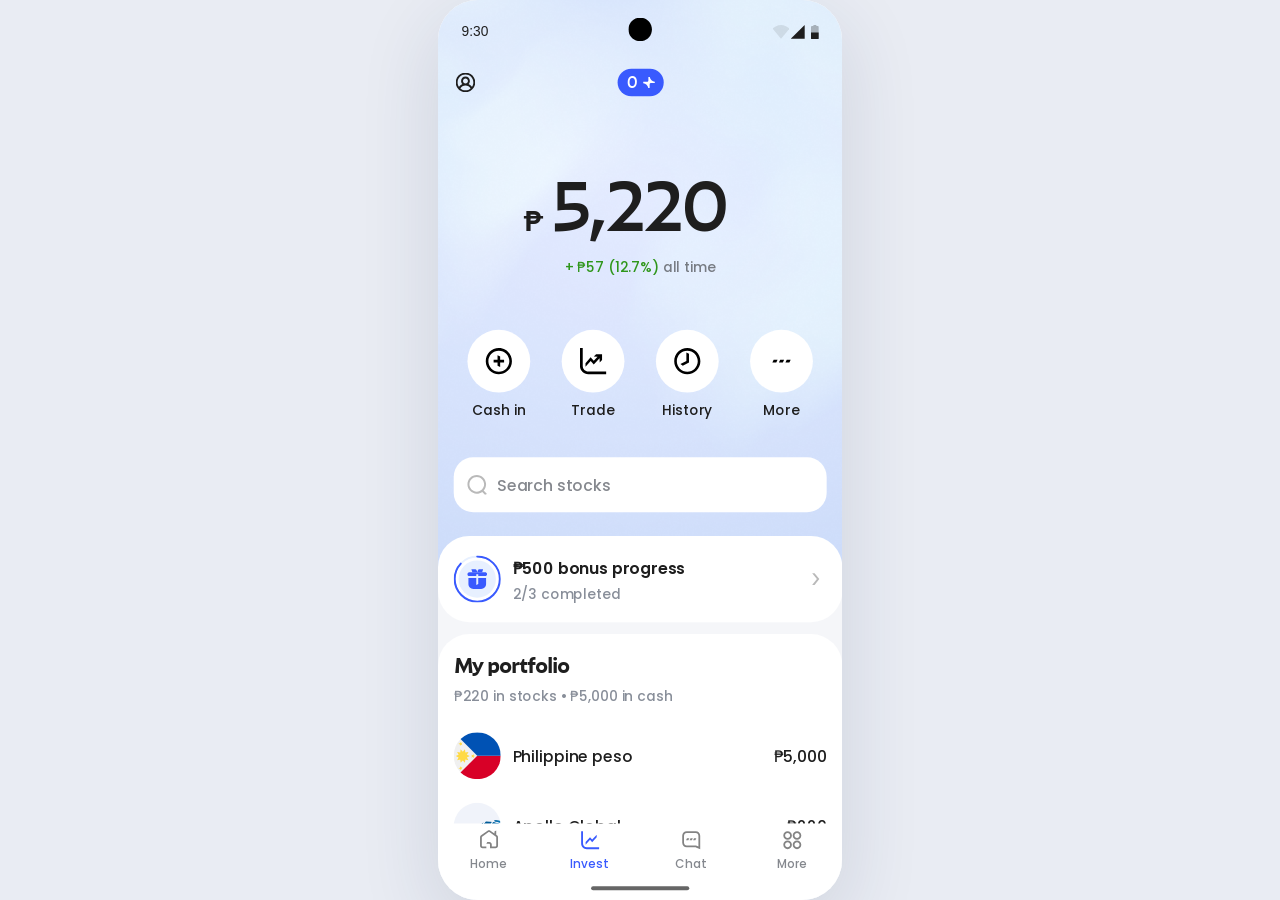
<file: invest-bonus-glow-demo/index.html>
<!doctype html><html lang="en"><head><meta charset="utf-8"><meta name="viewport" content="width=device-width,initial-scale=1,viewport-fit=cover"><meta name="theme-color" content="#395afe"><title>Invest · Prototype scenarios</title><style>
@font-face{font-family:Poppins;src:url('assets/Poppins-Medium.ttf');font-weight:500;font-display:swap}@font-face{font-family:Poppins;src:url('assets/Poppins-SemiBold.ttf');font-weight:600;font-display:swap}@font-face{font-family:RetailText;src:url('assets/RetailText-Bold.woff2');font-weight:700;font-display:swap}@font-face{font-family:Retail;src:url('assets/Retail-Semibold.woff2');font-weight:600;font-display:swap}
*{box-sizing:border-box}html,body{margin:0;height:100%;overflow:hidden}body{background:#e9ecf3;display:flex;align-items:center;justify-content:center;font-family:Poppins,sans-serif;font-weight:500;color:#1e1e1e}button{font:inherit;border:0;cursor:pointer;color:inherit;background:none;padding:0;-webkit-tap-highlight-color:transparent}button:focus-visible{outline:3px solid #8096ff;outline-offset:4px}#viewport{position:relative;overflow:hidden;border-radius:40px;box-shadow:0 24px 80px #20345a24}#app{position:absolute;width:412px;height:917px;transform-origin:top left;overflow:hidden;background:#f5f6f9}.screen{position:absolute;inset:0;overflow:hidden;background:#f5f6f9}.status{height:52px;position:relative;display:flex;align-items:flex-end;justify-content:space-between;padding:10px 24px;font:500 14px/20px Arial,sans-serif}.status .camera{position:absolute;top:18px;left:194px}.signals{display:flex;align-items:center;height:20px}.signals img:last-child{margin-left:5px}.nav{height:64px;display:flex;justify-content:space-between;align-items:center;padding:0 4px;position:relative}.nav button{width:48px;height:48px;display:grid;place-items:center}.loyalty{display:flex;align-items:center;gap:4px;padding:4px 8px 4px 10px;border-radius:16px;background:#395afe;color:white;height:28px;font:600 16px Retail}.loyalty img{width:14px;height:14px}.homebg{position:absolute;left:0;top:0;width:412px;height:593px;object-fit:cover}.balance{height:220px;display:flex;flex-direction:column;align-items:center;justify-content:center;gap:12px;position:relative}.amount{font:600 72px/80px Retail;letter-spacing:-1px;padding-right:30px}.amount span{font:700 30px/34px RetailText;margin-right:8px;letter-spacing:-.9px}.gain{font-size:14px;line-height:18px;color:#2f961b}.gain span{color:#1e1e1e8c}.actions{position:relative;display:flex;justify-content:space-between;height:130px;padding:0 22px}.action{align-self:flex-start;width:80px;text-align:center;font-size:14px}.action div{width:64px;height:64px;border-radius:50%;background:white;display:grid;place-items:center;margin:0 auto 8px}.search{position:relative;margin:0 16px 24px;background:white;border-radius:20px;height:56px;display:flex;gap:8px;align-items:center;padding:12px;color:#85888e}.bonus{width:100%;height:88px;position:relative;border-radius:32px;background:white;display:flex;align-items:center;gap:12px;padding:16px;text-align:left;transition:transform .15s,background .15s}.bonus:active{transform:scale(.985);background:#f9fbff}.gift{position:relative;width:48px;height:48px;flex:none}.gift>img{position:absolute;inset:0}.gift-inner{position:absolute;inset:5px;background:#e7f0ff;border-radius:50%;display:grid;place-items:center}.bonus-title{font-size:16px;line-height:22px;font-weight:600}.muted{font-size:14px;line-height:18px;color:#2732458c;margin-top:4px}.chevron{margin-left:auto}.portfolio{background:white;border-radius:32px;margin-top:12px;padding:20px 16px}.portfolio h2{font:700 22px/26px RetailText;letter-spacing:-.9px;margin:0 0 8px}.portfolio .muted{margin-bottom:16px}.stock{height:72px;display:flex;align-items:center;gap:12px;font-size:16px}.stock .stock-logo{width:48px;height:48px;display:grid;place-items:center;overflow:hidden;border-radius:50%}.stock .price{margin-left:auto}.bottom-nav{position:absolute;bottom:0;left:0;right:0;background:white;height:78px}.tabs{display:flex;height:56px}.tab{width:25%;display:flex;flex-direction:column;align-items:center;justify-content:flex-end;padding-bottom:6px;gap:4px;font-size:12px;color:#85888e}.tab.active{color:#395afe}.home-line{width:100px;height:4px;border-radius:10px;background:#666;margin:8px auto}.detail{z-index:2;color:white;transform:translateX(100%);visibility:hidden;transition:transform .38s cubic-bezier(.25,.8,.25,1),visibility .38s}.detail.open{visibility:visible;transform:translateX(0)}.backdrop{position:absolute;top:0;left:0;right:0;height:583px;overflow:hidden;background:#395afe}.backdrop img{position:absolute;width:393.4%;height:365.34%;left:-3.94%;top:-198.6%}.backdrop:after{content:'';position:absolute;inset:0;background:#395afe;mix-blend-mode:lighten}.hero{position:relative;height:320px;display:flex;align-items:center;flex-direction:column;padding-bottom:64px;gap:32px}.ring{width:160px;height:160px;position:relative;flex:none}.track{position:absolute;inset:0}.ring-glow{position:absolute;inset:-24px;pointer-events:none;opacity:0}.glow-a{position:absolute;left:0;top:.183px;width:208px;height:207.817px}.glow-b{position:absolute;left:23px;top:23.183px;width:162px;height:161.817px}.counter{position:absolute;top:53px;left:0;width:160px;text-align:center}.number{font:700 30px/34px RetailText;letter-spacing:-.9px;font-variant-numeric:tabular-nums;filter:blur(5px);opacity:.5}.complete{font:500 14px/18px Poppins;margin-top:2px;filter:blur(5px);opacity:.5}.hero h1{font:700 30px/34px RetailText;letter-spacing:-.9px;margin:0 0 8px;text-align:center}.hero p{font:500 16px/22px Poppins;color:#ffffffb3;margin:0;text-align:center}.steps{position:relative;background:#f5f6f9;border-radius:40px 40px 0 0;height:347px;padding:8px;display:flex;flex-direction:column;gap:12px;color:#1e1e1e}.card{height:88px;padding:20px;background:white;border-radius:32px;display:flex;align-items:center;gap:12px;flex:none;font-size:16px;line-height:22px}.badge{width:48px;height:48px;border-radius:50%;background:#e7f0ff;color:#395afe;display:grid;place-items:center;flex:none;font-weight:600}.badge.green{background:#d4f6cf}.badge.gray{background:#6070a00f;color:#1e1e1e8c}.card small{display:block;font-size:14px;line-height:18px;color:#1e1e1e8c;margin-top:4px}.footer{position:absolute;bottom:0;height:134px;width:100%;background:linear-gradient(transparent,#fff 20px);padding:20px 16px 0}.primary{height:56px;background:#395afe;color:white;width:100%;border-radius:20px;font-size:16px}.detail .home-line{position:absolute;bottom:8px;left:134px;background:#1e1e1e;width:144px;height:5px}.toast{position:absolute;bottom:150px;left:30px;right:30px;background:#1e1e1eeb;color:white;padding:14px 18px;text-align:center;border-radius:20px;font-size:13px;opacity:0;pointer-events:none;transition:opacity .2s}.toast.show{opacity:1}@media(max-width:500px){body{background:#f5f6f9}#viewport{border-radius:0;box-shadow:none}}
.backdrop img{width:412px;height:583px;left:0;top:0}.backdrop:after{display:none}
.status-spacer{height:52px;flex:none}.system-status{position:absolute;left:0;right:0;top:0;z-index:10;pointer-events:none;color:#1e1e1e;transition:color .35s}.system-status .signals{transition:filter .35s}
.detail{top:0;border-radius:0}.detail .status-spacer{display:block}.detail .backdrop{top:0}#app.modal-open .system-status{color:white}#app.modal-open .system-status .signals{filter:brightness(0) invert(1)}.ring-glow{inset:0;overflow:visible}.ring-glow svg{display:block;width:160px;height:160px;overflow:visible}.hero,.ring{overflow:visible}
#home{transition:transform .38s cubic-bezier(.25,.8,.25,1)}#app.modal-open #home{transform:translateX(-25%)}
.timer-screen{z-index:3;background:#395afe url('assets/timer-background.png') center/cover no-repeat}
.timer-body{height:801px;padding:0 32px 120px;display:flex;flex-direction:column;align-items:center;justify-content:center;gap:55px}
.timer-body h1{font:700 30px/34px RetailText;letter-spacing:-.9px;text-align:center;margin:0;width:348px;min-height:102px}
.timer-roller{position:absolute;inset:0;overflow:hidden;mask-image:linear-gradient(transparent,#000 20%,#000 80%,transparent)}
.timer-digit{position:absolute;top:54px;width:100%;text-align:center;font:600 48px/52px Retail,sans-serif;letter-spacing:-2.7px;font-variant-numeric:tabular-nums;will-change:transform,filter,opacity}
.timer-arc{position:absolute;left:-24px;top:-24px;width:208px;height:208px;filter:drop-shadow(0 0 3px #f1f4ffa6) drop-shadow(0 0 9px #c5d6ffb3);pointer-events:none}
.timer-screen .home-line{width:108px;height:4px;left:152px;bottom:10px;margin:0}
[hidden]{display:none!important}

.timer-ring-control{position:relative;width:160px;height:160px;flex:none}
.timer-theme-toggle{position:absolute;inset:0;border-radius:50%;z-index:1}
.timer-theme-toggle:focus-visible{outline:3px solid #8096ff;outline-offset:10px}
.timer-screen.light{background:#fff;color:#1e1e1e}
.timer-screen.light .timer-arc{filter:none}
.timer-light-track,.timer-light-back,.timer-light-signals{display:none}
.timer-screen.light .timer-blue-track,.timer-screen.light .timer-blue-back{display:none}
.timer-screen.light .timer-light-track,.timer-screen.light .timer-light-back{display:block}
#app.modal-open.timer-light .system-status{color:#1e1e1e}
#app.modal-open.timer-light .system-status .signals{filter:none}
#app.timer-light .default-signals{display:none}
#app.timer-light .timer-light-signals{display:flex}
@media(prefers-reduced-motion:reduce){.detail,#home{transition:none}.timer-digit{will-change:auto}}
</style></head><body><main id="viewport"><div id="app"><div class="status system-status"><span>9:30</span><img class="camera" src="assets/home-imgCameraCutout.svg" alt=""><div class="signals default-signals"><img src="assets/home-imgWifi.svg" alt=""><img src="assets/home-imgSignal.svg" alt=""><img src="assets/home-imgBattery.svg" alt=""></div><div class="signals timer-light-signals"><img src="assets/timer-light-wifi.svg" alt=""><img src="assets/timer-light-signal.svg" alt=""><img src="assets/timer-light-battery.svg" alt=""></div></div><section id="home" class="screen" aria-label="Invest home">
<img class="homebg" src="assets/home-imgHeroBgExport.png" alt=""><div class="status-spacer" aria-hidden="true"></div>
<div class="nav"><button aria-label="Profile" data-demo><img src="assets/home-imgIcons24UserCircle.svg" alt=""></button><div class="loyalty">0<img src="assets/home-imgIcons24LogoGlow.svg" alt=""></div><div style="width:48px"></div></div>
<div class="balance"><div class="amount"><span>₱</span>5,220</div><div class="gain">+ ₱57 (12.7%) <span>all time</span></div></div>
<div class="actions"><button class="action" data-demo><div><img src="assets/home-imgIcons24PlusCircle.svg" alt=""></div>Cash in</button><button class="action" data-demo><div><img src="assets/home-imgIcons24TrendArrowUp.svg" alt=""></div>Trade</button><button class="action" data-demo><div><img src="assets/home-imgIcons24Clock.svg" alt=""></div>History</button><button class="action" data-demo><div><img src="assets/home-imgIcons24DotHorizontal.svg" alt=""></div>More</button></div>
<div class="search"><img src="assets/home-imgIcons24Search.svg" alt="">Search stocks</div>
<button class="bonus" id="openBonus" aria-label="₱500 bonus progress, 2 of 3 completed"><span class="gift"><svg width="48" height="48" viewBox="0 0 48 48" role="img" aria-label="87% complete"><circle cx="24" cy="24" r="23" fill="none" stroke="#e7f0ff" stroke-width="2"/><circle cx="24" cy="24" r="23" fill="none" stroke="#395afe" stroke-width="2" stroke-linecap="round" pathLength="100" stroke-dasharray="87 100" transform="rotate(-90 24 24)"/></svg><span class="gift-inner"><img src="assets/home-imgIcons24GiftFilled.svg" alt=""></span></span><span><span class="bonus-title">₱500 bonus progress</span><span class="muted" style="display:block">2/3 completed</span></span><img class="chevron" src="assets/home-imgIcons24ChevronForwardS2.svg" alt=""></button>
<div class="portfolio"><h2>My portfolio</h2><div class="muted">₱220 in stocks • ₱5,000 in cash</div><div class="stock"><div class="stock-logo"><img src="assets/flag.svg" alt="Philippines"></div>Philippine peso<span class="price">₱5,000</span></div><div class="stock"><div class="stock-logo"><img src="assets/apollo.png" style="width:82px;height:82px;max-width:none" alt="Apollo Global"></div>Apollo Global<span class="price">₱220</span></div></div>
<nav class="bottom-nav"><div class="tabs"><button class="tab" data-demo><img src="assets/home-imgHomeIcon.svg" alt="">Home</button><button class="tab active"><img src="assets/home-imgIcons24ChartLine.svg" alt="">Invest</button><button class="tab" data-demo><img src="assets/home-imgChatIcon.svg" alt="">Chat</button><button class="tab" id="moreTab"><img src="assets/home-imgMoreIcon.svg" alt="">More</button></div><div class="home-line"></div></nav><div class="toast" id="homeToast">Demo: tap ₱500 bonus progress</div></section>
<section class="screen detail" id="detail" aria-label="Bonus progress" aria-hidden="true" inert><div class="backdrop"><img src="assets/detail-background.png" alt=""></div><div class="status-spacer" aria-hidden="true"></div><div class="nav"><button id="closeBonus" aria-label="Back to Invest"><img src="assets/chevron-back.svg" alt=""></button><div></div></div>
<div class="hero"><div class="ring" role="progressbar" aria-label="Bonus completion" aria-valuemin="0" aria-valuemax="100" aria-valuenow="0"><img class="track" src="assets/detail-imgEllipse2.svg" alt=""><div class="ring-glow" id="glow"><svg viewBox="0 0 160 160" aria-hidden="true"><defs><linearGradient id="arcLight" gradientUnits="userSpaceOnUse" x1="130" y1="0" x2="0" y2="100"><stop stop-color="#e3e6ff" stop-opacity=".55"/><stop offset="1" stop-color="white"/></linearGradient><filter id="arcBloom" x="-100%" y="-100%" width="300%" height="300%" color-interpolation-filters="sRGB"><feGaussianBlur in="SourceAlpha" stdDeviation="9" result="wide"/><feFlood flood-color="#c5d6ff" flood-opacity=".7"/><feComposite in2="wide" operator="in" result="halo"/><feGaussianBlur in="SourceAlpha" stdDeviation="3" result="near"/><feFlood flood-color="#f1f4ff" flood-opacity=".65"/><feComposite in2="near" operator="in" result="bloom"/><feMerge><feMergeNode in="halo"/><feMergeNode in="bloom"/><feMergeNode in="SourceGraphic"/></feMerge></filter></defs><path id="progressArc" fill="none" stroke="url(#arcLight)" stroke-width="11" stroke-linecap="round" filter="url(#arcBloom)"/></svg></div><div class="counter"><div id="number" class="number">0%</div><div class="complete">complete</div></div></div><div><h1>Earn a ₱500 bonus</h1><p>Complete 3 tasks to get rewarded</p></div></div>
<div class="steps"><div class="card"><span class="badge green"><img src="assets/check.svg" alt="Completed"></span><div>Cash in your account with ₱5,000<small>₱5,000 funded</small></div></div><div class="card"><span class="badge green"><img src="assets/check.svg" alt="Completed"></span><div>Buy any stock</div></div><div class="card"><span class="badge" aria-label="In progress"><img src="assets/detail-clock.svg" alt=""></span><div>Don’t withdraw for 30 days<small>Day 11 of 30</small></div></div></div><div class="footer"><button class="primary" id="cashIn">Cash in account</button></div><div class="home-line"></div><div class="toast" id="detailToast">Demo — no funds will be transferred</div></section>
<section class="screen detail timer-screen" id="timerScreen" aria-label="Data review timer" aria-hidden="true" inert>
<div class="status-spacer" aria-hidden="true"></div><div class="nav"><button id="closeTimer" aria-label="Back to Invest"><img class="timer-blue-back" src="assets/chevron-back.svg" alt=""><img class="timer-light-back" src="assets/timer-light-back.svg" alt=""></button></div>
<div class="timer-body"><div class="timer-ring-control"><div class="ring" id="timerRing" role="progressbar" aria-label="Data review progress" aria-valuemin="0" aria-valuemax="40" aria-valuenow="0">
<img class="track timer-blue-track" src="assets/detail-imgEllipse2.svg" alt=""><img class="track timer-light-track" src="assets/timer-light-track.svg" alt=""><canvas class="timer-arc" id="timerArc" width="624" height="624" aria-hidden="true"></canvas>
<div class="timer-roller" role="timer" aria-label="40 seconds remaining"><div class="timer-digit" aria-hidden="true"></div><div class="timer-digit" aria-hidden="true"></div><div class="timer-digit" aria-hidden="true"></div><div class="timer-digit" aria-hidden="true"></div></div>
</div><button class="timer-theme-toggle" id="timerThemeToggle" aria-label="Switch to light theme" aria-pressed="false" title="Switch to light theme"></button></div><h1 id="timerHeading">We need up to<br>40 seconds to review<br>your data</h1></div>
<div class="home-line"></div></section>
</div></main>
<script>
const viewport=document.querySelector('#viewport'),app=document.querySelector('#app'),home=document.querySelector('#home'),detail=document.querySelector('#detail'),number=document.querySelector('#number'),complete=document.querySelector('.complete'),glow=document.querySelector('#glow'),ring=document.querySelector('.ring');let raf=0,run=0;
function fit(){const mobile=innerWidth<=500;const scale=Math.min(innerWidth/412,innerHeight/917,mobile?Infinity:1);viewport.style.width=412*scale+'px';viewport.style.height=917*scale+'px';app.style.transform=`scale(${scale})`;}
addEventListener('resize',fit);fit();
function draw(t,textT=t){const progress=87*t;number.textContent=Math.floor(progress)+'%';for(const text of [number,complete]){text.style.filter=`blur(${5*Math.pow(1-textT,1.6)}px)`;text.style.opacity=.5+.5*textT;}glow.style.opacity=t>0?1:0;const angle=progress/100*Math.PI*2;const r=74.5;const x=80+r*Math.sin(angle),y=80-r*Math.cos(angle);document.querySelector('#progressArc').setAttribute('d',t>0?`M 80 5.5 A ${r} ${r} 0 ${angle>Math.PI?1:0} 1 ${x} ${y}`:'');ring.setAttribute('aria-valuenow',Math.floor(progress));}
function openBonus(){cancelAnimationFrame(raf);const token=++run;draw(0);detail.inert=false;detail.classList.add('open');app.classList.add('modal-open');detail.setAttribute('aria-hidden','false');home.inert=true;document.querySelector('#closeBonus').focus({preventScroll:true});const start=performance.now(),duration=1800,textDuration=duration;function tick(now){if(token!==run)return;const x=Math.max(0,Math.min(1,(now-start)/duration));const eased=1-Math.pow(1-x,3);const textX=Math.max(0,Math.min(1,(now-start)/textDuration));const textEased=1-Math.pow(1-textX,3);draw(eased,textEased);if(x<1)raf=requestAnimationFrame(tick);}raf=requestAnimationFrame(tick);}
const timerScreen=document.querySelector('#timerScreen'),timerArc=document.querySelector('#timerArc'),timerRing=document.querySelector('#timerRing'),timerRoller=document.querySelector('.timer-roller'),timerDigits=[...document.querySelectorAll('.timer-digit')],moreTab=document.querySelector('#moreTab'),entry=document.querySelector('#openBonus');
const reducedMotion=matchMedia('(prefers-reduced-motion: reduce)');
let timerRaf=0,timerRun=0,timerProgress=0,timerTheme='blue';
const timerThemeToggle=document.querySelector('#timerThemeToggle');
const timerPalettes={blue:{start:[167,184,255],end:[255,255,255]},light:{start:[164,179,255],end:[57,90,254]}};
function applyTimerTheme(){
  const light=timerTheme==='light';
  timerScreen.classList.toggle('light',light);
  app.classList.toggle('timer-light',light&&timerScreen.classList.contains('open'));
  const label=light?'Switch to blue theme':'Switch to light theme';
  timerThemeToggle.setAttribute('aria-label',label);timerThemeToggle.setAttribute('aria-pressed',light);timerThemeToggle.title=label;
  // Repaint only the current arc. The running clock and digit animation stay intact.
  drawTimerArc(timerProgress);
}
timerThemeToggle.onclick=()=>{timerTheme=timerTheme==='blue'?'light':'blue';applyTimerTheme();};
const clamp=value=>Math.max(0,Math.min(1,value));
function stopTimer(){++timerRun;cancelAnimationFrame(timerRaf);}
const timerContext=timerArc.getContext('2d');
function drawTimerArc(progress){
  timerProgress=clamp(progress);
  const palette=timerPalettes[timerTheme],startColor=`rgb(${palette.start.join(',')})`,endColor=`rgb(${palette.end.join(',')})`;
  const ctx=timerContext,center=104,radius=74.5,tau=Math.PI*2;
  ctx.setTransform(3,0,0,3,0,0);ctx.clearRect(0,0,208,208);
  if(progress<=0)return;
  const sweep=clamp(progress)*tau,start=-Math.PI/2,gap=tau-sweep;
  // Put the conic seam in the unfilled gap, away from both rounded ends.
  const gradient=ctx.createConicGradient(start-gap/2,center,center);
  gradient.addColorStop(0,startColor);
  gradient.addColorStop(gap/2/tau,startColor);
  // Keep the color ramp broad while the first short arc is revealed.
  const gradientSweep=Math.max(sweep,Math.PI/2);
  gradient.addColorStop((gap/2+gradientSweep)/tau,endColor);
  gradient.addColorStop(1,endColor);
  ctx.globalAlpha=clamp(progress*40);ctx.strokeStyle=gradient;ctx.lineWidth=11;ctx.lineCap='round';
  ctx.beginPath();ctx.arc(center,center,radius,start,start+sweep);
  ctx.stroke();
  // Once the ends meet, keep the conic seam outside the rounded head.
  // Redraw a continuous terminal segment, never an isolated circular cap.
  if(gap<2*Math.asin(5.5/radius)){
    const end=start+sweep,headSpan=Math.PI/6,headStart=end-headSpan;
    const headGradient=ctx.createLinearGradient(center+radius*Math.cos(headStart),center+radius*Math.sin(headStart),center+radius*Math.cos(end),center+radius*Math.sin(end));
    const mix=(sweep-headSpan)/gradientSweep;
    const color=palette.start.map((channel,index)=>Math.round(channel+(palette.end[index]-channel)*mix));
    headGradient.addColorStop(0,`rgb(${color.join(',')})`);headGradient.addColorStop(1,endColor);
    ctx.strokeStyle=headGradient;ctx.beginPath();ctx.arc(center,center,radius,headStart,end);ctx.stroke();
  }
}
function drawTimer(elapsed){
  const seconds=Math.max(0,Math.min(40,elapsed/1000)),whole=Math.floor(seconds),remaining=40-whole;
  const fraction=clamp((seconds-whole-.65)/.35),roll=reducedMotion.matches?0:fraction*fraction*(3-2*fraction);
  timerDigits.forEach((digit,index)=>{
    const offset=index-1,value=remaining-offset,position=offset-roll,distance=Math.abs(position);
    const scale=reducedMotion.matches?1:1-.35*clamp(distance);
    digit.textContent=value>=0&&value<=40?value:'';
    digit.style.transform=`translateY(${position*56}px) scale(${scale})`;
    digit.style.filter=`blur(${8*Math.min(1,distance)}px)`;
    digit.style.opacity=clamp(1-distance);
  });
  drawTimerArc(seconds/40);
  timerRoller.setAttribute('aria-label',`${remaining} seconds remaining`);timerRing.setAttribute('aria-valuenow',whole);
  return seconds>=40;
}
function startTimer(){
  stopTimer();const token=timerRun;drawTimer(0);
  const start=performance.now()+(reducedMotion.matches?0:380);
  function tick(now){if(token!==timerRun)return;const finished=drawTimer(now-start);if(finished){navigateBack();}else timerRaf=requestAnimationFrame(tick);}
  timerRaf=requestAnimationFrame(tick);
}
function openTimer(){timerScreen.inert=false;timerScreen.classList.add('open');timerScreen.setAttribute('aria-hidden','false');app.classList.add('modal-open');home.inert=true;document.querySelector('#closeTimer').focus({preventScroll:true});applyTimerTheme();startTimer();}
function closeScreens(restoreFocus=true){++run;cancelAnimationFrame(raf);stopTimer();for(const screen of [detail,timerScreen]){screen.classList.remove('open');screen.setAttribute('aria-hidden','true');screen.inert=true;}app.classList.remove('modal-open','timer-light');home.inert=false;if(restoreFocus)entry.focus({preventScroll:true});}
function launchScenario(scenario){closeScreens(false);history.pushState({screen:scenario},'','#'+scenario);scenario==='timer'?openTimer():openBonus();}
entry.onclick=()=>launchScenario('bonus');
moreTab.onclick=()=>launchScenario('timer');
function navigateBack(){if(['#bonus','#timer'].includes(location.hash))history.back();else closeScreens();}
document.querySelector('#closeBonus').onclick=navigateBack;document.querySelector('#closeTimer').onclick=navigateBack;
addEventListener('popstate',()=>{closeScreens(false);const scenario=location.hash.slice(1);if(['bonus','timer'].includes(scenario)){scenario==='timer'?openTimer():openBonus();}else entry.focus({preventScroll:true});});
if(['#bonus','#timer'].includes(location.hash))history.replaceState({screen:'home'},'',location.pathname+location.search);
addEventListener('keydown',event=>{if(event.key==='Escape'&&app.classList.contains('modal-open'))navigateBack();});
let toastTimer;function toast(id){clearTimeout(toastTimer);document.querySelectorAll('.toast').forEach(e=>e.classList.remove('show'));const e=document.getElementById(id);e.classList.add('show');toastTimer=setTimeout(()=>e.classList.remove('show'),2200);}document.querySelectorAll('[data-demo]').forEach(b=>b.onclick=()=>toast('homeToast'));document.querySelector('#cashIn').onclick=()=>toast('detailToast');
</script></body></html>
</file>
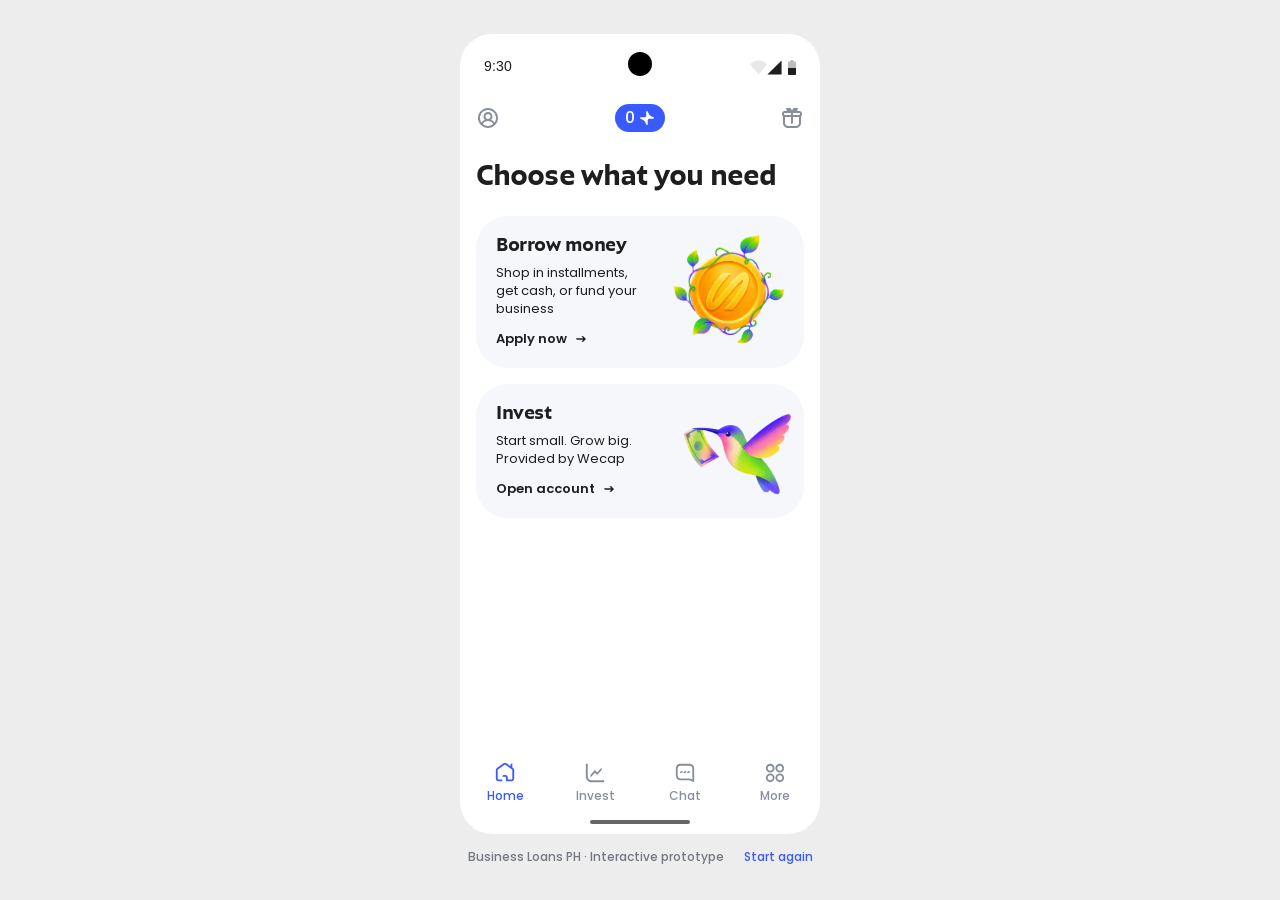
<file: sme-loans/index.html>
<!doctype html><html lang="en"><head><meta charset="UTF-8"><meta name="viewport" content="width=device-width,initial-scale=1,viewport-fit=cover"><meta name="theme-color" content="#ffffff"><title>Skyro · Business loans prototype</title><link rel="stylesheet" href="styles.css"></head><body><main id="phone" class="phone" aria-label="Skyro application prototype"></main><aside class="prototype-controls"><span>Business Loans PH · Interactive prototype</span><button id="restart">Start again</button></aside><script src="asset-map.js"></script><script src="app.js"></script></body></html>
</file>
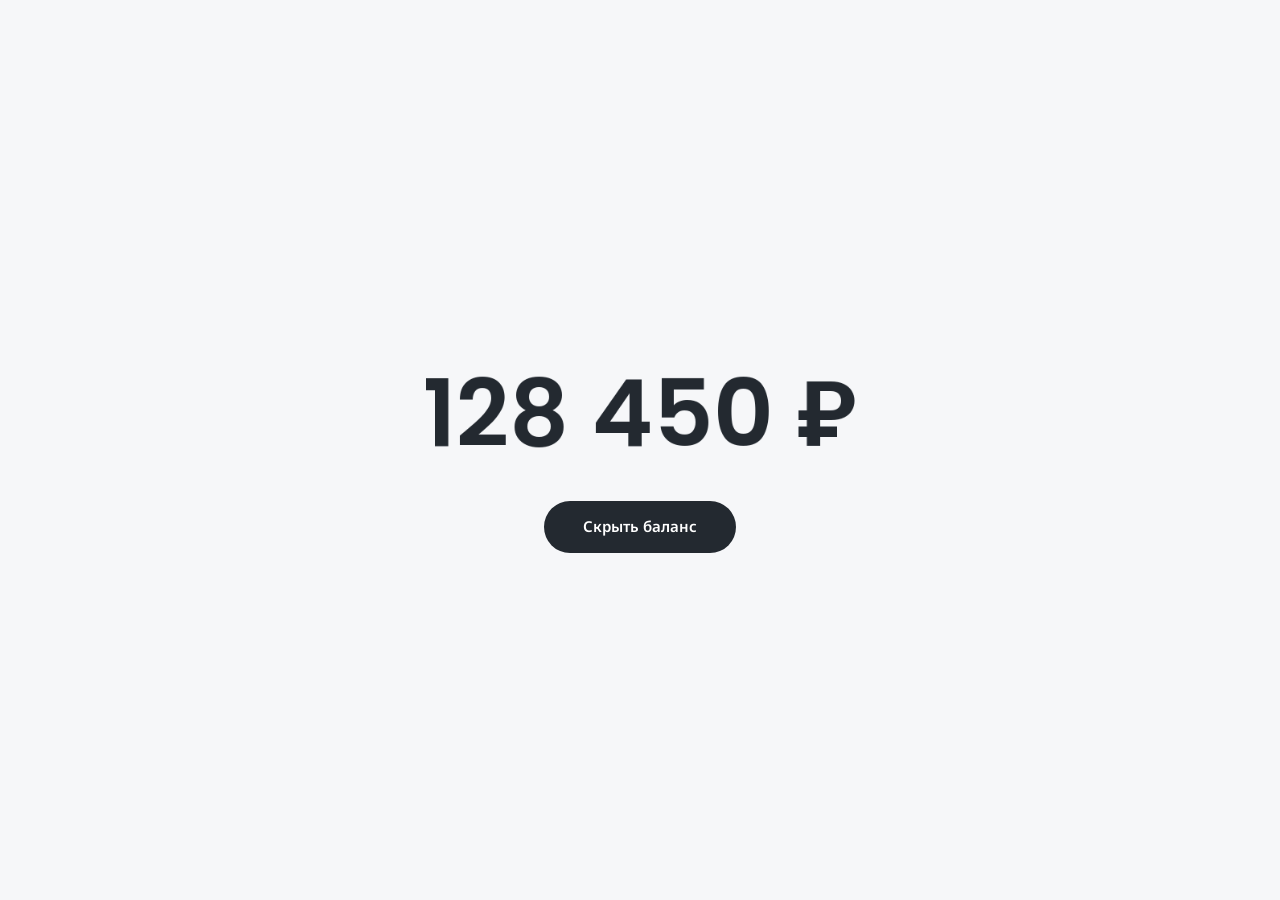
<file: layers-balance-demo.html>
<!doctype html>
<html lang="ru">
<head>
<meta charset="utf-8">
<meta http-equiv="Content-Security-Policy" content="default-src 'none'; script-src 'unsafe-inline'; style-src 'unsafe-inline'; img-src data:; font-src data:; connect-src 'none'; object-src 'none'; base-uri 'none'; form-action 'none'">
<meta name="viewport" content="width=device-width,initial-scale=1,viewport-fit=cover">
<meta name="color-scheme" content="light">
<meta name="description" content="Автономная демонстрация превращения вымышленного баланса в слоистую текстуру.">
<title>Слоистый баланс</title>
<!--
Embedded fonts — offline, no remote requests.
Poppins SemiBold 600 (full glyph set, WOFF container): https://github.com/google/fonts/tree/main/ofl/poppins
Noto Sans 600 normal width (Cyrillic/Latin subset, static WOFF instance): https://github.com/google/fonts/tree/main/ofl/notosans
Poppins includes digits and ₽; Cyrillic button text uses embedded Noto Sans.

Copyright 2020 The Poppins Project Authors (https://github.com/itfoundry/Poppins)

This Font Software is licensed under the SIL Open Font License, Version 1.1.
This license is copied below, and is also available with a FAQ at:
http://scripts.sil.org/OFL


SIL OPEN FONT LICENSE Version 1.1 - 26 February 2007

PREAMBLE
The goals of the Open Font License (OFL) are to stimulate worldwide
development of collaborative font projects, to support the font creation
efforts of academic and linguistic communities, and to provide a free and
open framework in which fonts may be shared and improved in partnership
with others.

The OFL allows the licensed fonts to be used, studied, modified and
redistributed freely as long as they are not sold by themselves. The
fonts, including any derivative works, can be bundled, embedded, 
redistributed and/or sold with any software provided that any reserved
names are not used by derivative works. The fonts and derivatives,
however, cannot be released under any other type of license. The
requirement for fonts to remain under this license does not apply
to any document created using the fonts or their derivatives.

DEFINITIONS
"Font Software" refers to the set of files released by the Copyright
Holder(s) under this license and clearly marked as such. This may
include source files, build scripts and documentation.

"Reserved Font Name" refers to any names specified as such after the
copyright statement(s).

"Original Version" refers to the collection of Font Software components as
distributed by the Copyright Holder(s).

"Modified Version" refers to any derivative made by adding to, deleting,
or substituting -- in part or in whole -- any of the components of the
Original Version, by changing formats or by porting the Font Software to a
new environment.

"Author" refers to any designer, engineer, programmer, technical
writer or other person who contributed to the Font Software.

PERMISSION & CONDITIONS
Permission is hereby granted, free of charge, to any person obtaining
a copy of the Font Software, to use, study, copy, merge, embed, modify,
redistribute, and sell modified and unmodified copies of the Font
Software, subject to the following conditions:

1) Neither the Font Software nor any of its individual components,
in Original or Modified Versions, may be sold by itself.

2) Original or Modified Versions of the Font Software may be bundled,
redistributed and/or sold with any software, provided that each copy
contains the above copyright notice and this license. These can be
included either as stand-alone text files, human-readable headers or
in the appropriate machine-readable metadata fields within text or
binary files as long as those fields can be easily viewed by the user.

3) No Modified Version of the Font Software may use the Reserved Font
Name(s) unless explicit written permission is granted by the corresponding
Copyright Holder. This restriction only applies to the primary font name as
presented to the users.

4) The name(s) of the Copyright Holder(s) or the Author(s) of the Font
Software shall not be used to promote, endorse or advertise any
Modified Version, except to acknowledge the contribution(s) of the
Copyright Holder(s) and the Author(s) or with their explicit written
permission.

5) The Font Software, modified or unmodified, in part or in whole,
must be distributed entirely under this license, and must not be
distributed under any other license. The requirement for fonts to
remain under this license does not apply to any document created
using the Font Software.

TERMINATION
This license becomes null and void if any of the above conditions are
not met.

DISCLAIMER
THE FONT SOFTWARE IS PROVIDED "AS IS", WITHOUT WARRANTY OF ANY KIND,
EXPRESS OR IMPLIED, INCLUDING BUT NOT LIMITED TO ANY WARRANTIES OF
MERCHANTABILITY, FITNESS FOR A PARTICULAR PURPOSE AND NONINFRINGEMENT
OF COPYRIGHT, PATENT, TRADEMARK, OR OTHER RIGHT. IN NO EVENT SHALL THE
COPYRIGHT HOLDER BE LIABLE FOR ANY CLAIM, DAMAGES OR OTHER LIABILITY,
INCLUDING ANY GENERAL, SPECIAL, INDIRECT, INCIDENTAL, OR CONSEQUENTIAL
DAMAGES, WHETHER IN AN ACTION OF CONTRACT, TORT OR OTHERWISE, ARISING
FROM, OUT OF THE USE OR INABILITY TO USE THE FONT SOFTWARE OR FROM
OTHER DEALINGS IN THE FONT SOFTWARE.

Copyright 2022 The Noto Project Authors (https://github.com/notofonts/latin-greek-cyrillic)

This Font Software is licensed under the SIL Open Font License, Version 1.1.
This license is copied below, and is also available with a FAQ at:
https://scripts.sil.org/OFL


SIL OPEN FONT LICENSE Version 1.1 - 26 February 2007

PREAMBLE
The goals of the Open Font License (OFL) are to stimulate worldwide
development of collaborative font projects, to support the font creation
efforts of academic and linguistic communities, and to provide a free and
open framework in which fonts may be shared and improved in partnership
with others.

The OFL allows the licensed fonts to be used, studied, modified and
redistributed freely as long as they are not sold by themselves. The
fonts, including any derivative works, can be bundled, embedded, 
redistributed and/or sold with any software provided that any reserved
names are not used by derivative works. The fonts and derivatives,
however, cannot be released under any other type of license. The
requirement for fonts to remain under this license does not apply
to any document created using the fonts or their derivatives.

DEFINITIONS
"Font Software" refers to the set of files released by the Copyright
Holder(s) under this license and clearly marked as such. This may
include source files, build scripts and documentation.

"Reserved Font Name" refers to any names specified as such after the
copyright statement(s).

"Original Version" refers to the collection of Font Software components as
distributed by the Copyright Holder(s).

"Modified Version" refers to any derivative made by adding to, deleting,
or substituting -- in part or in whole -- any of the components of the
Original Version, by changing formats or by porting the Font Software to a
new environment.

"Author" refers to any designer, engineer, programmer, technical
writer or other person who contributed to the Font Software.

PERMISSION & CONDITIONS
Permission is hereby granted, free of charge, to any person obtaining
a copy of the Font Software, to use, study, copy, merge, embed, modify,
redistribute, and sell modified and unmodified copies of the Font
Software, subject to the following conditions:

1) Neither the Font Software nor any of its individual components,
in Original or Modified Versions, may be sold by itself.

2) Original or Modified Versions of the Font Software may be bundled,
redistributed and/or sold with any software, provided that each copy
contains the above copyright notice and this license. These can be
included either as stand-alone text files, human-readable headers or
in the appropriate machine-readable metadata fields within text or
binary files as long as those fields can be easily viewed by the user.

3) No Modified Version of the Font Software may use the Reserved Font
Name(s) unless explicit written permission is granted by the corresponding
Copyright Holder. This restriction only applies to the primary font name as
presented to the users.

4) The name(s) of the Copyright Holder(s) or the Author(s) of the Font
Software shall not be used to promote, endorse or advertise any
Modified Version, except to acknowledge the contribution(s) of the
Copyright Holder(s) and the Author(s) or with their explicit written
permission.

5) The Font Software, modified or unmodified, in part or in whole,
must be distributed entirely under this license, and must not be
distributed under any other license. The requirement for fonts to
remain under this license does not apply to any document created
using the Font Software.

TERMINATION
This license becomes null and void if any of the above conditions are
not met.

DISCLAIMER
THE FONT SOFTWARE IS PROVIDED "AS IS", WITHOUT WARRANTY OF ANY KIND,
EXPRESS OR IMPLIED, INCLUDING BUT NOT LIMITED TO ANY WARRANTIES OF
MERCHANTABILITY, FITNESS FOR A PARTICULAR PURPOSE AND NONINFRINGEMENT
OF COPYRIGHT, PATENT, TRADEMARK, OR OTHER RIGHT. IN NO EVENT SHALL THE
COPYRIGHT HOLDER BE LIABLE FOR ANY CLAIM, DAMAGES OR OTHER LIABILITY,
INCLUDING ANY GENERAL, SPECIAL, INDIRECT, INCIDENTAL, OR CONSEQUENTIAL
DAMAGES, WHETHER IN AN ACTION OF CONTRACT, TORT OR OTHERWISE, ARISING
FROM, OUT OF THE USE OR INABILITY TO USE THE FONT SOFTWARE OR FROM
OTHER DEALINGS IN THE FONT SOFTWARE.

-->
<style>
@font-face{font-family:"Balance Poppins";font-style:normal;font-weight:600;font-display:block;src:url([data-uri]) format("woff")}
@font-face{font-family:"Balance Cyrillic";font-style:normal;font-weight:600;font-display:block;src:url([data-uri]) format("woff")}
:root{color-scheme:light;font-family:"Balance Poppins","Balance Cyrillic",sans-serif;font-weight:600;background:#f6f7f9;color:#232930}
*{box-sizing:border-box}html,body{margin:0;min-height:100%;background:#f6f7f9}body{min-height:100vh;min-height:100svh;display:flex;align-items:center;justify-content:center}
main{width:min(100%,608px);min-height:100vh;min-height:100svh;display:flex;flex-direction:column;align-items:center;justify-content:center;padding:max(24px,env(safe-area-inset-top)) max(24px,env(safe-area-inset-right)) max(24px,env(safe-area-inset-bottom)) max(24px,env(safe-area-inset-left));gap:24px}
canvas{display:block;width:calc(100% + 32px);height:130px;flex:none;outline-offset:6px;border-radius:8px}
button{appearance:none;-webkit-appearance:none;border:0;border-radius:26px;min-height:52px;min-width:192px;max-width:100%;padding:14px 24px;color:#fff;background:#232930;font:600 15px/24px "Balance Poppins","Balance Cyrillic",sans-serif;cursor:pointer;touch-action:manipulation;-webkit-tap-highlight-color:transparent;user-select:none}
button:hover{background:#303741}button:active{background:#414955}button:focus-visible,canvas:focus-visible{outline:3px solid #778ca4;outline-offset:5px}button:disabled{cursor:wait;opacity:1}
@media(max-height:320px){main{gap:12px;padding-top:12px;padding-bottom:12px}canvas{height:100px}}
noscript{font-size:14px;line-height:1.5;text-align:center;max-width:25em}
</style>
</head>
<body data-ready="false" data-state="preparing" data-progress="0">
<main>
<canvas id="balance" role="img" tabindex="0" aria-label="Демонстрационный баланс: 128 тысяч 450 рублей" aria-busy="true"></canvas>
<button id="toggle" type="button" aria-controls="balance" disabled>Скрыть баланс</button>
<noscript>Для анимации откройте этот HTML-файл в браузере с включённым JavaScript.</noscript>
</main>
<script>
/* LCD Layers: the whole glyph frame is torn and corrupted in discrete steps.
   Hidden output is an independent procedural raster, never a transformed amount.
   No alpha fade, RGB flashes, network requests or external assets. */
(function(){
'use strict';
const W=640,H=160,GUTTER=48,DURATION=250,AMOUNT='128 450 ₽',INK='#232930';
const canvas=document.getElementById('balance'),button=document.getElementById('toggle'),ctx=canvas.getContext('2d');
const source=document.createElement('canvas');source.width=W;source.height=H;
const sourceCtx=source.getContext('2d',{willReadFrequently:true});
const reduced=window.matchMedia('(prefers-reduced-motion: reduce)');
const clamp=(v,a=0,b=1)=>Math.max(a,Math.min(b,v));
// A corrupted frame, not flying particles: any positive phase begins with a
// discrete horizontal band tear. The six states hold, then change abruptly.
function entryStage(p){p=clamp(p);return p===0?0:p<.18?1:p<.36?2:p<.56?3:p<.76?4:p<.90?5:6;}
function entryBands(stage){
 const shifts=[[0,0,0],[26,-34,18],[26,-34,18],[-32,44,-24],[42,-28,34],[-18,36,-42],[0,0,0]][stage];
 return [{x:GUTTER,y:43,w:W,h:12,dx:shifts[0]},{x:GUTTER,y:72,w:W,h:16,dx:shifts[1]},{x:GUTTER,y:106,w:W,h:8,dx:shifts[2]}];
}
function paintEntry(p){
 const stage=entryStage(p);workCtx.clearRect(0,0,work.width,H);workCtx.globalAlpha=1;workCtx.drawImage(source,GUTTER,0);if(!stage)return;
 for(const r of entryBands(stage)){workCtx.save();workCtx.beginPath();workCtx.rect(r.x,r.y,r.w,r.h);workCtx.clip();workCtx.clearRect(r.x,r.y,r.w,r.h);workCtx.drawImage(source,GUTTER+r.dx,0);workCtx.restore();}
 const repeats=stage>=2?[{x:GUTTER+42,y:61,w:528,h:12,sourceY:56}]:[];
 if(stage>=3)repeats.push({x:GUTTER+82,y:98,w:476,h:10,sourceY:stage>=4?46:81});
 for(const r of repeats){workCtx.clearRect(r.x,r.y,r.w,r.h);for(let y=0;y<r.h;y+=2){const h=Math.min(2,r.h-y);workCtx.drawImage(source,r.x-GUTTER,r.sourceY,r.w,h,r.x,r.y+y,r.w,h);}}
 const corruption=corruptionLevel(p);
 if(corruption>0)for(let y=0,row=0;y<H;y+=12,row++)for(let x=0,col=0;x<work.width;x+=48,col++)if(corruption>=tileThreshold(col,row)){const w=Math.min(48,work.width-x),h=Math.min(12,H-y);workCtx.clearRect(x,y,w,h);workCtx.drawImage(lcdTexture,x,y,w,h,x,y,w,h);}
}
// Independent monochrome LCD state: no amount, glyph pixels, fonts or text bounds.
function lcdRandom(state){let t=state.seed=(state.seed+0x6D2B79F5)>>>0;t=Math.imul(t^t>>>15,t|1);t^=t+Math.imul(t^t>>>7,t|61);return ((t^t>>>14)>>>0)/4294967296;}
function newCell(state){return {on:lcdRandom(state)>.58,width:6+Math.floor(lcdRandom(state)*27),offset:Math.floor(lcdRandom(state)*3)};}
function createLcdState(seed){
 const state={seed,epoch:0,rows:[],burst:0,remaining:0,nextDelay:180,baseChanged:true,tears:[],repeat:null,hold:null},weights=[.6,.75,1.65,.7,.85,1.45,.65,.8,1.25,.7,.65,1.75,.8,.65,1.45,.75,.7,1.4],total=weights.reduce((a,b)=>a+b,0);let used=0,group=0,pattern=[],dx=0;
 const groupEnds=[3,7,9,14,18];
 for(let i=0;i<18;i++){
  if(i===0||i===groupEnds[group-1]){pattern=Array.from({length:40},()=>newCell(state));dx=Math.round((lcdRandom(state)*2-1)*8);}
  const y=36+Math.floor(88*used/total);used+=weights[i];const end=i===17?124:36+Math.floor(88*used/total);
  state.rows.push({y,h:end-y,dx,group,cells:pattern.map(c=>({...c}))});if(i+1===groupEnds[group])group++;
 }
 state.tears=[{x:100,y:62,w:440,h:15,dx:24}];state.repeat={x:72,y:99,w:465,h:10,sourceY:52};return state;
}
function mutateLcd(state){
 const start=state.remaining===0;state.baseChanged=false;
 if(start){state.burst++;state.remaining=2+Math.floor(lcdRandom(state)*2);}
 state.remaining--;state.epoch++;
 // One connected rectangular region jumps as a unit. No interpolation.
 const broad=state.burst%5===0,x=broad?48:68+Math.floor(lcdRandom(state)*100),w=broad?640:310+Math.floor(lcdRandom(state)*190);
 state.tears=[{x,y:38+Math.floor(lcdRandom(state)*57),w,h:10+Math.floor(lcdRandom(state)*18),dx:(lcdRandom(state)<.5?-1:1)*(18+Math.floor(lcdRandom(state)*25))}];
 state.repeat={x:68+Math.floor(lcdRandom(state)*90),y:40+Math.floor(lcdRandom(state)*62),w:300+Math.floor(lcdRandom(state)*170),h:4+Math.floor(lcdRandom(state)*15),sourceY:36+Math.floor(lcdRandom(state)*85)};
 // A held rectangular patch retains a piece of the preceding corrupted frame.
 if(start)state.hold={x:90+Math.floor(lcdRandom(state)*330),y:40+Math.floor(lcdRandom(state)*60),w:90+Math.floor(lcdRandom(state)*90),h:10+Math.floor(lcdRandom(state)*11)};
 let changed=0;
 if(start&&state.burst%3===0){const group=Math.floor(lcdRandom(state)*5),pattern=Array.from({length:40},()=>newCell(state));for(const row of state.rows)if(row.group===group){row.cells=pattern.map(c=>({...c}));changed++;}state.baseChanged=true;}
 // Two or three short events, then a deliberate quiet hold. No perpetual jitter.
 state.nextDelay=state.remaining?42+Math.floor(lcdRandom(state)*42):520+Math.floor(lcdRandom(state)*680);
 return changed;
}
function corruptionLevel(p){return [0,0,.14,.40,.70,.93,1][entryStage(p)];}
function tileThreshold(col,row){const k=Math.sin(col*71.7+row*19.17+3.1)*43758.5453,band=Math.sin(row*17.1+2.7)*14357.1357;return .02+.96*(.55*(k-Math.floor(k))+.45*(band-Math.floor(band)));}
const lcd=createLcdState(0x153A7D21),lcdTexture=document.createElement('canvas'),lcdBase=document.createElement('canvas'),heldFrame=document.createElement('canvas'),work=document.createElement('canvas');
for(const c of [lcdTexture,lcdBase,heldFrame,work]){c.width=W+2*GUTTER;c.height=H;}
const lcdCtx=lcdTexture.getContext('2d'),baseCtx=lcdBase.getContext('2d'),heldCtx=heldFrame.getContext('2d'),workCtx=work.getContext('2d');let liveTimer=0,changedRows=0;
function paintLcdBase(){
 baseCtx.clearRect(0,0,lcdBase.width,H);baseCtx.fillStyle=INK;
 for(const row of lcd.rows)for(let i=0;i<row.cells.length;i++){const c=row.cells[i];if(c.on)baseCtx.fillRect(GUTTER+20+i*15+c.offset+row.dx,row.y,c.width,row.h);}
}
function paintLcd(){
 lcdCtx.clearRect(0,0,lcdTexture.width,H);lcdCtx.drawImage(lcdBase,0,0);lcdCtx.save();lcdCtx.beginPath();lcdCtx.rect(GUTTER,36,W,88);lcdCtx.clip();
 for(const r of lcd.tears){lcdCtx.save();lcdCtx.beginPath();lcdCtx.rect(r.x,r.y,r.w,r.h);lcdCtx.clip();lcdCtx.clearRect(r.x,r.y,r.w,r.h);lcdCtx.drawImage(lcdBase,r.dx,0);lcdCtx.restore();}
 const r=lcd.repeat;if(r){lcdCtx.clearRect(r.x,r.y,r.w,r.h);for(let y=0;y<r.h;y+=2){const h=Math.min(2,r.h-y);lcdCtx.drawImage(lcdBase,r.x,r.sourceY,r.w,h,r.x,r.y+y,r.w,h);}}
 const f=lcd.hold;if(f){lcdCtx.clearRect(f.x,f.y,f.w,f.h);lcdCtx.drawImage(heldFrame,f.x,f.y,f.w,f.h,f.x,f.y,f.w,f.h);}
 lcdCtx.restore();
}
function stopLive(){if(liveTimer)clearTimeout(liveTimer);liveTimer=0;}
function canLive(){return ready&&hidden&&progress===1&&!animation&&!document.hidden&&!reduced.matches;}
function syncLive(){
 if(!canLive()){stopLive();return;}if(liveTimer)return;
 liveTimer=setTimeout(()=>{liveTimer=0;if(!canLive())return;if(lcd.remaining===0){heldCtx.clearRect(0,0,heldFrame.width,H);heldCtx.drawImage(lcdTexture,0,0);}changedRows=mutateLcd(lcd);if(lcd.baseChanged)paintLcdBase();paintLcd();render();semantics();},lcd.nextDelay);
}
let progress=0,hidden=false,ready=false,preparing=false,animation=null,raf=0,cssWidth=1,cssHeight=130,dpr=1,stats=null;
const diagnostic=new URLSearchParams(location.search).get('preview');
if(diagnostic!==null){progress=clamp(Number(diagnostic)||0);hidden=progress>0;}
function paintGlyph(){
 sourceCtx.clearRect(0,0,W,H);let size=116;const font=s=>`600 ${s}px "Balance Poppins", "Balance Cyrillic", sans-serif`;
 sourceCtx.font=font(size);size=Math.min(size,size*628/sourceCtx.measureText(AMOUNT).width);sourceCtx.font=font(size);
 const m=sourceCtx.measureText(AMOUNT),ascent=m.actualBoundingBoxAscent||size*.8,descent=m.actualBoundingBoxDescent||size*.2;
 sourceCtx.fillStyle=INK;sourceCtx.textBaseline='alphabetic';sourceCtx.fillText(AMOUNT,(W-m.width)/2,(H+ascent-descent)/2);
}
function semantics(){
 const shown=ready&&progress===0&&!hidden;
 canvas.setAttribute('aria-label',shown?'Демонстрационный баланс: 128 тысяч 450 рублей':'Баланс скрыт');
 button.textContent=hidden?'Показать баланс':'Скрыть баланс';
 document.body.dataset.state=animation?(hidden?'hiding':'revealing'):(hidden?'hidden':ready?'visible':'preparing');
 document.body.dataset.progress=progress.toFixed(6);document.body.dataset.animating=String(!!animation);document.body.dataset.entryStage=String(entryStage(progress));document.body.dataset.rgbEcho=String(!!echoRegion(progress));document.body.dataset.lcdEpoch=String(lcd.epoch);document.body.dataset.changedRows=String(changedRows);document.body.dataset.glitchBurst=String(lcd.burst);document.body.dataset.nextGlitchMs=String(lcd.nextDelay);document.body.dataset.glitchMode=lcd.remaining?'burst':'hold';document.body.dataset.hiddenSource='independent-procedural-raster';syncLive();document.body.dataset.live=String(!!liveTimer);
}
function resize(){const r=canvas.getBoundingClientRect();cssWidth=Math.max(1,r.width);cssHeight=Math.max(1,r.height);dpr=Math.min(3,window.devicePixelRatio||1);canvas.width=Math.round(cssWidth*dpr);canvas.height=Math.round(cssHeight*dpr);render();}
// Subtle chromatic edge echo, clipped to ONE damaged band. The full-opacity
// monochrome frame is drawn last, covering the tinted interior of each shape.
const echoMask=document.createElement('canvas');echoMask.width=W+2*GUTTER;echoMask.height=H;const echoCtx=echoMask.getContext('2d');
function echoRegion(p){
 if(reduced.matches||document.hidden||p===0)return null;
 const stage=entryStage(p);
 if(stage===1||stage===3||stage===5){const band=entryBands(stage)[Math.floor(stage/2)%3];return {x:GUTTER+60,y:band.y,w:500,h:band.h};}
 if(stage===6&&lcd.remaining>0)return lcd.tears[0]||null;
 return null;
}
function paintEcho(frame,scale,region){
 if(!region)return;
 ctx.save();ctx.beginPath();ctx.rect(region.x,region.y,region.w,region.h);ctx.clip();ctx.globalAlpha=.23;
 for(const channel of [{color:'#d95d76',offset:1.25},{color:'#2697bc',offset:-1.25}]){
  echoCtx.globalCompositeOperation='source-over';echoCtx.clearRect(0,0,echoMask.width,H);echoCtx.drawImage(frame,0,0);
  echoCtx.globalCompositeOperation='source-in';echoCtx.fillStyle=channel.color;echoCtx.fillRect(0,0,echoMask.width,H);echoCtx.globalCompositeOperation='source-over';
  ctx.drawImage(echoMask,channel.offset/scale,0);
 }
 ctx.restore();
}
function render(){
 ctx.setTransform(dpr,0,0,dpr,0,0);ctx.clearRect(0,0,cssWidth,cssHeight);ctx.globalAlpha=1;if(!ready)return;
 const scale=Math.min(cssWidth/(W+2*GUTTER),cssHeight/H);ctx.save();ctx.translate((cssWidth-(W+2*GUTTER)*scale)/2,(cssHeight-H*scale)/2);ctx.scale(scale,scale);ctx.imageSmoothingEnabled=true;
 let frame;if(progress===1)frame=lcdTexture;else{paintEntry(progress);frame=work;}
 paintEcho(frame,scale,echoRegion(progress));ctx.globalAlpha=1;ctx.drawImage(frame,0,0);ctx.restore();
}
function sample(now){if(!animation)return;const p=clamp((now-animation.start)/animation.duration);progress=animation.from+(animation.to-animation.from)*p;if(p===1){progress=animation.to;animation=null;}}
function tick(now){raf=0;sample(now);render();semantics();if(animation)raf=requestAnimationFrame(tick);}
function setHidden(value,animate){
 stopLive();sample(performance.now());if(raf)cancelAnimationFrame(raf);raf=0;animation=null;hidden=value;const to=hidden?1:0;
 canvas.setAttribute('aria-label','Баланс скрыт');
 if(!animate||!ready||reduced.matches||Math.abs(progress-to)<.00001){progress=to;render();semantics();return;}
 animation={from:progress,to,start:performance.now(),duration:Math.max(30,DURATION*Math.abs(progress-to))};render();semantics();raf=requestAnimationFrame(tick);
}
async function prepare(){
 if(preparing)return;preparing=true;button.disabled=true;canvas.setAttribute('aria-busy','true');const started=performance.now();
 try{
  const faces=await Promise.all([document.fonts.load('600 116px "Balance Poppins"',AMOUNT),document.fonts.load('600 15px "Balance Cyrillic"','Скрыть баланс Показать баланс Попробовать снова')]);await document.fonts.ready;
  if(faces.some(f=>f.length!==1||f[0].status!=='loaded'))throw Error('Встроенный шрифт не загрузился');
  document.body.dataset.fontsReady='true';paintGlyph();
  stats={durationMs:DURATION,transitionStages:7,preparationMs:Math.round(performance.now()-started),cachedBitmapBytes:W*H*4+5*(W+2*GUTTER)*H*4};
  ready=true;document.body.dataset.ready='true';document.body.dataset.variant='layers-rgb-echo';document.body.dataset.transition='stepped-frame-corruption';document.body.dataset.entryStage=String(entryStage(progress));document.body.dataset.preparationMs=String(stats.preparationMs);document.body.dataset.cachedBitmapBytes=String(stats.cachedBitmapBytes);document.body.dataset.balanceFont='Poppins SemiBold 600';document.body.dataset.buttonFont='Noto Sans SemiBold 600 (Cyrillic)';delete document.body.dataset.error;button.disabled=false;canvas.setAttribute('aria-busy','false');resize();semantics();
 }catch(error){console.error('Layers initialization:',error);document.body.dataset.error=String(error);document.body.dataset.state='error';button.disabled=false;button.textContent='Попробовать снова';canvas.setAttribute('aria-busy','false');}
 finally{preparing=false;}
}
button.addEventListener('click',()=>ready?setHidden(!hidden,true):prepare());
document.addEventListener('visibilitychange',()=>{if(document.hidden)setHidden(true,false);else syncLive();});
window.addEventListener('pagehide',()=>{setHidden(true,false);stopLive();});window.addEventListener('pageshow',e=>{if(e.persisted)setHidden(true,false);});window.addEventListener('resize',resize,{passive:true});if(window.ResizeObserver)new ResizeObserver(resize).observe(canvas);
const preference=()=>{if(reduced.matches&&animation)setHidden(hidden,false);else{syncLive();render();semantics();}};if(reduced.addEventListener)reduced.addEventListener('change',preference);else if(reduced.addListener)reduced.addListener(preference);
Object.defineProperty(window,'__layersBalanceDebug',{value:Object.freeze({snapshot:()=>({ready,hidden,progress,stats}),math:Object.freeze({entryStage,entryBands,echoRegion,createLcdState,mutateLcd,corruptionLevel,tileThreshold})}),writable:false});paintLcdBase();heldCtx.drawImage(lcdBase,0,0);paintLcd();prepare();
})();

</script>
</body>
</html>
</file>
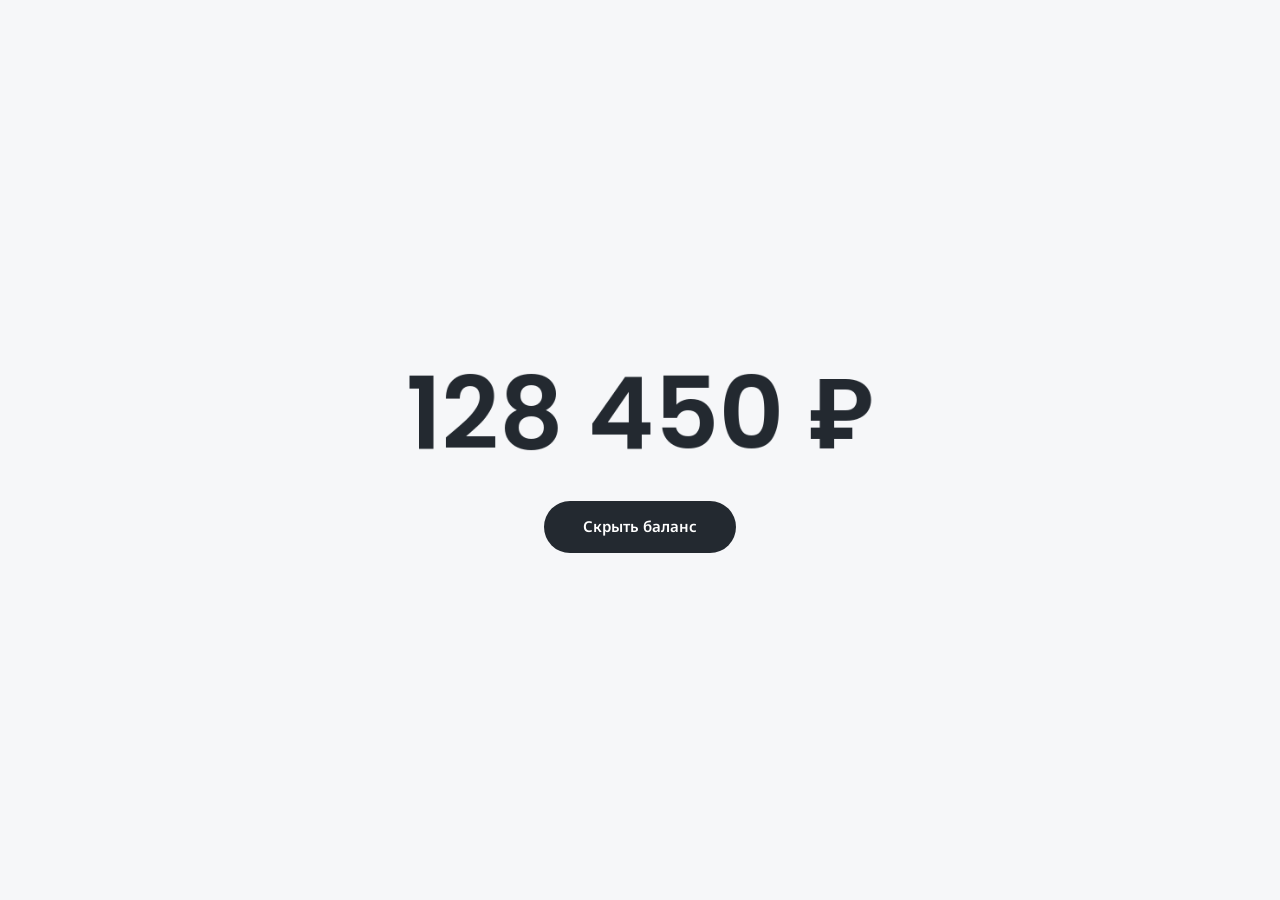
<file: sand-balance-demo.html>
<!doctype html>
<html lang="ru">
<head>
<meta charset="utf-8">
<meta http-equiv="Content-Security-Policy" content="default-src 'none'; script-src 'unsafe-inline'; style-src 'unsafe-inline'; img-src data:; font-src data:; connect-src 'none'; object-src 'none'; base-uri 'none'; form-action 'none'">
<meta name="viewport" content="width=device-width,initial-scale=1,viewport-fit=cover">
<meta name="color-scheme" content="light">
<meta name="description" content="Автономная демонстрация распада вымышленного баланса на мелкие песчинки.">
<title>Песочный баланс</title>
<!--
Embedded fonts — offline, no remote requests.
Poppins SemiBold 600 (full glyph set, WOFF container): https://github.com/google/fonts/tree/main/ofl/poppins
Noto Sans 600 normal width (Cyrillic/Latin subset, static WOFF instance): https://github.com/google/fonts/tree/main/ofl/notosans
Poppins includes digits and ₽; Cyrillic button text uses embedded Noto Sans.

Copyright 2020 The Poppins Project Authors (https://github.com/itfoundry/Poppins)

This Font Software is licensed under the SIL Open Font License, Version 1.1.
This license is copied below, and is also available with a FAQ at:
http://scripts.sil.org/OFL


SIL OPEN FONT LICENSE Version 1.1 - 26 February 2007

PREAMBLE
The goals of the Open Font License (OFL) are to stimulate worldwide
development of collaborative font projects, to support the font creation
efforts of academic and linguistic communities, and to provide a free and
open framework in which fonts may be shared and improved in partnership
with others.

The OFL allows the licensed fonts to be used, studied, modified and
redistributed freely as long as they are not sold by themselves. The
fonts, including any derivative works, can be bundled, embedded, 
redistributed and/or sold with any software provided that any reserved
names are not used by derivative works. The fonts and derivatives,
however, cannot be released under any other type of license. The
requirement for fonts to remain under this license does not apply
to any document created using the fonts or their derivatives.

DEFINITIONS
"Font Software" refers to the set of files released by the Copyright
Holder(s) under this license and clearly marked as such. This may
include source files, build scripts and documentation.

"Reserved Font Name" refers to any names specified as such after the
copyright statement(s).

"Original Version" refers to the collection of Font Software components as
distributed by the Copyright Holder(s).

"Modified Version" refers to any derivative made by adding to, deleting,
or substituting -- in part or in whole -- any of the components of the
Original Version, by changing formats or by porting the Font Software to a
new environment.

"Author" refers to any designer, engineer, programmer, technical
writer or other person who contributed to the Font Software.

PERMISSION & CONDITIONS
Permission is hereby granted, free of charge, to any person obtaining
a copy of the Font Software, to use, study, copy, merge, embed, modify,
redistribute, and sell modified and unmodified copies of the Font
Software, subject to the following conditions:

1) Neither the Font Software nor any of its individual components,
in Original or Modified Versions, may be sold by itself.

2) Original or Modified Versions of the Font Software may be bundled,
redistributed and/or sold with any software, provided that each copy
contains the above copyright notice and this license. These can be
included either as stand-alone text files, human-readable headers or
in the appropriate machine-readable metadata fields within text or
binary files as long as those fields can be easily viewed by the user.

3) No Modified Version of the Font Software may use the Reserved Font
Name(s) unless explicit written permission is granted by the corresponding
Copyright Holder. This restriction only applies to the primary font name as
presented to the users.

4) The name(s) of the Copyright Holder(s) or the Author(s) of the Font
Software shall not be used to promote, endorse or advertise any
Modified Version, except to acknowledge the contribution(s) of the
Copyright Holder(s) and the Author(s) or with their explicit written
permission.

5) The Font Software, modified or unmodified, in part or in whole,
must be distributed entirely under this license, and must not be
distributed under any other license. The requirement for fonts to
remain under this license does not apply to any document created
using the Font Software.

TERMINATION
This license becomes null and void if any of the above conditions are
not met.

DISCLAIMER
THE FONT SOFTWARE IS PROVIDED "AS IS", WITHOUT WARRANTY OF ANY KIND,
EXPRESS OR IMPLIED, INCLUDING BUT NOT LIMITED TO ANY WARRANTIES OF
MERCHANTABILITY, FITNESS FOR A PARTICULAR PURPOSE AND NONINFRINGEMENT
OF COPYRIGHT, PATENT, TRADEMARK, OR OTHER RIGHT. IN NO EVENT SHALL THE
COPYRIGHT HOLDER BE LIABLE FOR ANY CLAIM, DAMAGES OR OTHER LIABILITY,
INCLUDING ANY GENERAL, SPECIAL, INDIRECT, INCIDENTAL, OR CONSEQUENTIAL
DAMAGES, WHETHER IN AN ACTION OF CONTRACT, TORT OR OTHERWISE, ARISING
FROM, OUT OF THE USE OR INABILITY TO USE THE FONT SOFTWARE OR FROM
OTHER DEALINGS IN THE FONT SOFTWARE.

Copyright 2022 The Noto Project Authors (https://github.com/notofonts/latin-greek-cyrillic)

This Font Software is licensed under the SIL Open Font License, Version 1.1.
This license is copied below, and is also available with a FAQ at:
https://scripts.sil.org/OFL


SIL OPEN FONT LICENSE Version 1.1 - 26 February 2007

PREAMBLE
The goals of the Open Font License (OFL) are to stimulate worldwide
development of collaborative font projects, to support the font creation
efforts of academic and linguistic communities, and to provide a free and
open framework in which fonts may be shared and improved in partnership
with others.

The OFL allows the licensed fonts to be used, studied, modified and
redistributed freely as long as they are not sold by themselves. The
fonts, including any derivative works, can be bundled, embedded, 
redistributed and/or sold with any software provided that any reserved
names are not used by derivative works. The fonts and derivatives,
however, cannot be released under any other type of license. The
requirement for fonts to remain under this license does not apply
to any document created using the fonts or their derivatives.

DEFINITIONS
"Font Software" refers to the set of files released by the Copyright
Holder(s) under this license and clearly marked as such. This may
include source files, build scripts and documentation.

"Reserved Font Name" refers to any names specified as such after the
copyright statement(s).

"Original Version" refers to the collection of Font Software components as
distributed by the Copyright Holder(s).

"Modified Version" refers to any derivative made by adding to, deleting,
or substituting -- in part or in whole -- any of the components of the
Original Version, by changing formats or by porting the Font Software to a
new environment.

"Author" refers to any designer, engineer, programmer, technical
writer or other person who contributed to the Font Software.

PERMISSION & CONDITIONS
Permission is hereby granted, free of charge, to any person obtaining
a copy of the Font Software, to use, study, copy, merge, embed, modify,
redistribute, and sell modified and unmodified copies of the Font
Software, subject to the following conditions:

1) Neither the Font Software nor any of its individual components,
in Original or Modified Versions, may be sold by itself.

2) Original or Modified Versions of the Font Software may be bundled,
redistributed and/or sold with any software, provided that each copy
contains the above copyright notice and this license. These can be
included either as stand-alone text files, human-readable headers or
in the appropriate machine-readable metadata fields within text or
binary files as long as those fields can be easily viewed by the user.

3) No Modified Version of the Font Software may use the Reserved Font
Name(s) unless explicit written permission is granted by the corresponding
Copyright Holder. This restriction only applies to the primary font name as
presented to the users.

4) The name(s) of the Copyright Holder(s) or the Author(s) of the Font
Software shall not be used to promote, endorse or advertise any
Modified Version, except to acknowledge the contribution(s) of the
Copyright Holder(s) and the Author(s) or with their explicit written
permission.

5) The Font Software, modified or unmodified, in part or in whole,
must be distributed entirely under this license, and must not be
distributed under any other license. The requirement for fonts to
remain under this license does not apply to any document created
using the Font Software.

TERMINATION
This license becomes null and void if any of the above conditions are
not met.

DISCLAIMER
THE FONT SOFTWARE IS PROVIDED "AS IS", WITHOUT WARRANTY OF ANY KIND,
EXPRESS OR IMPLIED, INCLUDING BUT NOT LIMITED TO ANY WARRANTIES OF
MERCHANTABILITY, FITNESS FOR A PARTICULAR PURPOSE AND NONINFRINGEMENT
OF COPYRIGHT, PATENT, TRADEMARK, OR OTHER RIGHT. IN NO EVENT SHALL THE
COPYRIGHT HOLDER BE LIABLE FOR ANY CLAIM, DAMAGES OR OTHER LIABILITY,
INCLUDING ANY GENERAL, SPECIAL, INDIRECT, INCIDENTAL, OR CONSEQUENTIAL
DAMAGES, WHETHER IN AN ACTION OF CONTRACT, TORT OR OTHERWISE, ARISING
FROM, OUT OF THE USE OR INABILITY TO USE THE FONT SOFTWARE OR FROM
OTHER DEALINGS IN THE FONT SOFTWARE.

-->
<style>
@font-face{font-family:"Balance Poppins";font-style:normal;font-weight:600;font-display:block;src:url([data-uri]) format("woff")}
@font-face{font-family:"Balance Cyrillic";font-style:normal;font-weight:600;font-display:block;src:url([data-uri]) format("woff")}
:root{color-scheme:light;font-family:"Balance Poppins","Balance Cyrillic",sans-serif;font-weight:600;background:#f6f7f9;color:#232930}
*{box-sizing:border-box}html,body{margin:0;min-height:100%;background:#f6f7f9}body{min-height:100vh;min-height:100svh;display:flex;align-items:center;justify-content:center}
main{width:min(100%,608px);min-height:100vh;min-height:100svh;display:flex;flex-direction:column;align-items:center;justify-content:center;padding:max(24px,env(safe-area-inset-top)) max(24px,env(safe-area-inset-right)) max(24px,env(safe-area-inset-bottom)) max(24px,env(safe-area-inset-left));gap:24px}
canvas{display:block;width:100%;height:130px;flex:none;outline-offset:6px;border-radius:8px}
button{appearance:none;-webkit-appearance:none;border:0;border-radius:26px;min-height:52px;min-width:192px;max-width:100%;padding:14px 24px;color:#fff;background:#232930;font:600 15px/24px "Balance Poppins","Balance Cyrillic",sans-serif;cursor:pointer;touch-action:manipulation;-webkit-tap-highlight-color:transparent;user-select:none}
button:hover{background:#303741}button:active{background:#414955}button:focus-visible,canvas:focus-visible{outline:3px solid #778ca4;outline-offset:5px}button:disabled{cursor:wait;opacity:1}
@media(max-height:320px){main{gap:12px;padding-top:12px;padding-bottom:12px}canvas{height:100px}}
noscript{font-size:14px;line-height:1.5;text-align:center;max-width:25em}
</style>
</head>
<body data-ready="false" data-state="preparing" data-progress="0">
<main>
<canvas id="balance" role="img" tabindex="0" aria-label="Демонстрационный баланс: 128 тысяч 450 рублей" aria-busy="true"></canvas>
<button id="toggle" type="button" aria-controls="balance" disabled>Скрыть баланс</button>
<noscript>Для анимации откройте этот HTML-файл в браузере с включённым JavaScript.</noscript>
</main>
<script>
/* Standalone offline sand variant: true fine-grained glyph fragments, gentle lateral flow. Fictional amount only. No requests, storage or libraries.
   Original glyph pixels are partitioned once. No text/particle opacity crossfade. */
(function(){
'use strict';
const W=640,H=150,COUNT=1800,DURATION=700,AMOUNT='128 450 ₽',INK='#232930';
const canvas=document.getElementById('balance'),button=document.getElementById('toggle');
const ctx=canvas.getContext('2d',{alpha:true});
const source=document.createElement('canvas');source.width=W;source.height=H;
const sourceCtx=source.getContext('2d',{willReadFrequently:true});
const reduced=window.matchMedia('(prefers-reduced-motion: reduce)');
let chips=[],atlas=null,ready=false,preparing=false,hidden=false,progress=0,animation=null,raf=0;
let cssWidth=1,cssHeight=130,pixelRatio=1,initError=null,stats=null;
const clamp=(x,a=0,b=1)=>Math.max(a,Math.min(b,x));
function smooth(x){let t=clamp(x);return clamp(t*t*t*(t*(t*6-15)+10));}
function motion(p,spread){p=clamp(p);if(p===0||p===1)return p;const warp=(clamp(spread,0,.12)-.06)*.36;const t=clamp(p+warp*Math.sin(Math.PI*p));return clamp(.12*t+.88*smooth(t));}
function localMotion(p,q){p=clamp(p);return p===0||p===1?0:clamp((1-Math.exp(-p*DURATION/45))*(1-q)*(1-q));}
// Shared, gently curved flow; nearby source fragments inherit a similar bend.
function flightBend(x,y,ax,ay){return {x:26+4*Math.sin(y/30+x/220)+ax*.1,y:4*Math.sin(x/150+y/70)+ay*.1};}
// Zero angular velocity at both endpoints; no spring or idle motion.
function turnMotion(q){q=clamp(q);return q*q*(3-2*q);}
function rotationAt(rotation,spread,q,local){if(q<=0)return 0;if(q>=1)return rotation;const turn=turnMotion(q);return rotation*turn+.14*Math.sin(Math.PI*turn)+(spread-.06)*2*local;}
function position(a,b,arc,q,local=0){return q<=0?a+local:q>=1?b:a+(b-a)*q+arc*Math.sin(Math.PI*q)+local;}
function shortest(a){while(a>Math.PI/2)a-=Math.PI;while(a< -Math.PI/2)a+=Math.PI;return a;}
function field(x,y,v){const dx=x-320,dy=y-75;return .68*Math.sin(dx/92+.38*Math.sin(dy/34))+.22*Math.sin(dy/22-dx/170)+(clamp(v)-.5)*.36;}
/* java.util.Random's exact 48-bit LCG, implemented with safe 16-bit limbs.
   The two positive seeds used here match the native demo, without requiring BigInt. */
class JavaRandom{
 constructor(seed){this.a=(seed&65535)^0xe66d;this.b=(Math.floor(seed/65536)&65535)^0xdeec;this.c=(Math.floor(seed/4294967296)&65535)^5;this.spare=null;}
 next(bits){let t=this.a*0xe66d+11;const a=t&65535;let carry=Math.floor(t/65536);t=this.b*0xe66d+this.a*0xdeec+carry;const b=t&65535;carry=Math.floor(t/65536);t=this.c*0xe66d+this.b*0xdeec+this.a*5+carry;this.a=a;this.b=b;this.c=t&65535;return Math.floor((this.c*4294967296+this.b*65536+this.a)/Math.pow(2,48-bits));}
 float(){return this.next(24)/16777216;}
 double(){return (this.next(26)*134217728+this.next(27))/9007199254740992;}
 gaussian(){if(this.spare!==null){const x=this.spare;this.spare=null;return x;}let a,b,s;do{a=2*this.double()-1;b=2*this.double()-1;s=a*a+b*b;}while(s>=1||s===0);const m=Math.sqrt(-2*Math.log(s)/s);this.spare=b*m;return a*m;}
}
function makeCloud(count){const r=new JavaRandom(49775),out=[];while(out.length<count){const x=r.gaussian()*92,y=r.gaussian()*21;if((x/270)**2+(y/53)**2<1)out.push({x:Math.fround(320+x),y:Math.fround(75+y)});}return out;}
function paintSource(){
 sourceCtx.clearRect(0,0,W,H);let size=116;
 const font=s=>`600 ${s}px "Balance Poppins", "Balance Cyrillic", sans-serif`;
 sourceCtx.font=font(size);size=Math.min(size,size*628/sourceCtx.measureText(AMOUNT).width);sourceCtx.font=font(size);
 const m=sourceCtx.measureText(AMOUNT),ascent=m.actualBoundingBoxAscent||size*.8,descent=m.actualBoundingBoxDescent||size*.2;
 sourceCtx.fillStyle=INK;sourceCtx.textBaseline='alphabetic';sourceCtx.fillText(AMOUNT,(W-m.width)/2,(H+ascent-descent)/2);
}
const yieldTask=()=>new Promise(resolve=>setTimeout(resolve,0));
/* Fully partition every glyph pixel into small isotropic Voronoi grains.
   Time-sliced preprocessing keeps the browser responsive even on slower phones. */
async function partition(data){
 const ink=[],strong=[];for(let i=0;i<W*H;i++){const a=data[i*4+3];if(a){ink.push(i);if(a>=128)strong.push(i);}}
 if(ink.length<COUNT)throw Error('Недостаточно пикселей в маске шрифта');
 const candidates=strong.length>=COUNT?strong:ink,n=candidates.length;
 const cx=new Int16Array(n),cy=new Int16Array(n);for(let i=0;i<n;i++){cx[i]=candidates[i]%W;cy[i]=Math.floor(candidates[i]/W);}
 const sx=new Int16Array(COUNT),sy=new Int16Array(COUNT),nearest=new Float32Array(n);nearest.fill(Infinity);
 let next=Math.floor(n/2),budget=performance.now();
 for(let s=0;s<COUNT;s++){
  sx[s]=cx[next];sy[s]=cy[next];let farthest=-1,index=0;
  for(let j=0;j<n;j++){const dx=cx[j]-sx[s],dy=cy[j]-sy[s],d=dx*dx+dy*dy;if(d<nearest[j])nearest[j]=d;if(nearest[j]>farthest){farthest=nearest[j];index=j;}}
  next=index;if(performance.now()-budget>7){await yieldTask();budget=performance.now();}
 }
 // Isotropic grains need no tangent estimation or elongated distance metric.
 const angles=new Float32Array(COUNT);
 const owners=new Uint16Array(ink.length),left=new Int16Array(COUNT),top=new Int16Array(COUNT),right=new Int16Array(COUNT),bottom=new Int16Array(COUNT);left.fill(W);top.fill(H);right.fill(-1);bottom.fill(-1);
 for(let i=0;i<ink.length;i++){
  const x=ink[i]%W,y=Math.floor(ink[i]/W);let best=0,cost=Infinity;
  for(let s=0;s<COUNT;s++){const dx=x-sx[s],dy=y-sy[s],c=dx*dx+dy*dy;if(c<cost){cost=c;best=s;}}
  owners[i]=best;left[best]=Math.min(left[best],x);top[best]=Math.min(top[best],y);right[best]=Math.max(right[best],x);bottom[best]=Math.max(bottom[best],y);
  if((i&63)===0&&performance.now()-budget>7){await yieldTask();budget=performance.now();}
 }
 const parts=[];for(let s=0;s<COUNT;s++){
  if(right[s]<left[s])throw Error('Пустой фрагмент');
  const w=right[s]-left[s]+1,h=bottom[s]-top[s]+1;
  parts.push({left:left[s],top:top[s],w,h,x:sx[s]+.5,y:sy[s]+.5,tangent:angles[s],pixels:new Uint8ClampedArray(w*h*4)});
 }
 for(let i=0;i<ink.length;i++){
  const sourceIndex=ink[i],part=parts[owners[i]],target=((Math.floor(sourceIndex/W)-part.top)*part.w+sourceIndex%W-part.left)*4;
  for(let c=0;c<4;c++)part.pixels[target+c]=data[sourceIndex*4+c];
 }
 // Validate coverage and exact RGBA reassembly before enabling the control.
 const reconstructed=new Uint8ClampedArray(data.length),seen=new Uint8Array(W*H);let duplicated=0,visible=0,aa=0;
 for(const part of parts)for(let y=0;y<part.h;y++)for(let x=0;x<part.w;x++){
  const at=(y*part.w+x)*4;if(!part.pixels[at+3])continue;
  const pixel=(part.top+y)*W+part.left+x;if(seen[pixel]++)duplicated++;
  for(let c=0;c<4;c++)reconstructed[pixel*4+c]=part.pixels[at+c];visible++;if(part.pixels[at+3]<255)aa++;
 }
 let exact=duplicated===0;for(let i=0;i<data.length;i++)if(data[i]!==reconstructed[i]){exact=false;break;}
 if(!exact)throw Error('Проверка восстановления пикселей не пройдена');
 return {parts,visible,aa,exact};
}
function pack(parts){
 const padding=2,width=1024;let x=padding,y=padding,row=0;
 for(const p of parts){if(x+p.w+padding>width){x=padding;y+=row+padding;row=0;}p.atlasX=x;p.atlasY=y;x+=p.w+padding;row=Math.max(row,p.h);}
 const sheet=document.createElement('canvas');sheet.width=width;sheet.height=y+row+padding;
 const a=sheet.getContext('2d');for(const p of parts)a.putImageData(new ImageData(p.pixels,p.w,p.h),p.atlasX,p.atlasY);
 return sheet;
}
function updateSemantics(){
 const shown=progress===0&&!hidden;
 canvas.setAttribute('aria-label',shown?'Демонстрационный баланс: 128 тысяч 450 рублей':'Баланс скрыт');
 button.textContent=hidden?'Показать баланс':'Скрыть баланс';
 document.body.dataset.state=animation?(hidden?'hiding':'revealing'):(hidden?'hidden':ready?'visible':'preparing');
 document.body.dataset.progress=progress.toFixed(6);
 document.body.dataset.animating=String(!!animation);
}
function resize(){
 const rect=canvas.getBoundingClientRect();cssWidth=Math.max(1,rect.width);cssHeight=Math.max(1,rect.height);pixelRatio=Math.min(3,window.devicePixelRatio||1);
 const width=Math.max(1,Math.round(cssWidth*pixelRatio)),height=Math.max(1,Math.round(cssHeight*pixelRatio));
 if(canvas.width!==width||canvas.height!==height){canvas.width=width;canvas.height=height;}
 render();
}
function render(){
 ctx.setTransform(pixelRatio,0,0,pixelRatio,0,0);ctx.clearRect(0,0,cssWidth,cssHeight);ctx.globalAlpha=1;
 const scale=Math.min(cssWidth/W,cssHeight/H);ctx.save();ctx.translate((cssWidth-W*scale)/2,(cssHeight-H*scale)/2);ctx.scale(scale,scale);ctx.imageSmoothingEnabled=true;
 if(progress===0&&!hidden){ctx.drawImage(source,0,0);}else if(ready){
  for(const c of chips){
   const q=motion(progress,c.spread),local=localMotion(progress,q);
   const x=position(c.x,c.hx,c.bendX,q,c.ax*.28*local),y=position(c.y,c.hy,c.bendY,q,c.ay*.16*local);
   const angle=rotationAt(c.rotation,c.spread,q,local);
   ctx.save();ctx.translate(x,y);ctx.rotate(angle);const grainScale=1-.18*q;ctx.scale(grainScale,grainScale);
   ctx.drawImage(atlas,c.atlasX,c.atlasY,c.w,c.h,c.left-c.x,c.top-c.y,c.w,c.h);ctx.restore();
  }
 }
 ctx.restore();
}
function sample(now){
 if(!animation)return;
 const t=clamp((now-animation.start)/animation.duration);progress=animation.from+(animation.to-animation.from)*t;
 if(t===1){progress=animation.to;animation=null;}
}
function tick(now){raf=0;sample(now);render();updateSemantics();if(animation)raf=requestAnimationFrame(tick);}
function setHidden(value,animate){
 sample(performance.now());if(raf)cancelAnimationFrame(raf);raf=0;animation=null;hidden=value;
 const target=hidden?1:0;
 // Remove the accessible value immediately, including while showing transitions.
 canvas.setAttribute('aria-label','Баланс скрыт');
 if(!animate||!ready||reduced.matches||Math.abs(progress-target)<.00001){progress=target;render();updateSemantics();return;}
 animation={from:progress,to:target,start:performance.now(),duration:Math.max(90,DURATION*Math.abs(progress-target))};
 updateSemantics();render();raf=requestAnimationFrame(tick);
}
async function prepare(){
 if(preparing)return;preparing=true;initError=null;button.disabled=true;canvas.setAttribute('aria-busy','true');
 const started=performance.now();
 try{
  // Do not rasterize a fallback font: wait for both embedded faces first.
  const loaded=await Promise.all([
   document.fonts.load('600 116px "Balance Poppins"',AMOUNT),
   document.fonts.load('600 15px "Balance Cyrillic"','Скрыть баланс Показать баланс Попробовать снова')
  ]);
  await document.fonts.ready;
  if(loaded.some(faces=>faces.length!==1||faces[0].status!=='loaded'))throw Error('Встроенный шрифт не загрузился');
  document.body.dataset.fontsReady='true';
  document.body.dataset.variant='sand';
  document.body.dataset.balanceFont='Poppins SemiBold 600';
  document.body.dataset.buttonFont='Noto Sans SemiBold 600 (Cyrillic)';
  paintSource();resize();await yieldTask();
  const data=sourceCtx.getImageData(0,0,W,H).data;
  const result=await partition(data),cloud=makeCloud(result.parts.length),style=new JavaRandom(9201);
  atlas=pack(result.parts);
  chips=result.parts.map((p,i)=>{
   const targetAngle=(style.float()-.5)*Math.PI;
   const spread=style.float()*.12,ax=(style.float()-.5)*18,ay=(style.float()-.5)*32;
   const bend=flightBend(p.x,p.y,ax,ay);
   return {left:p.left,top:p.top,w:p.w,h:p.h,x:p.x,y:p.y,tangent:p.tangent,atlasX:p.atlasX,atlasY:p.atlasY,hx:cloud[i].x,hy:cloud[i].y,rotation:targetAngle,spread,ax,ay,bendX:bend.x,bendY:bend.y};
  });
  const rings=[0,0,0,0];for(const p of cloud){const r2=((p.x-320)/270)**2+((p.y-75)/53)**2;rings[Math.min(3,Math.floor(r2*4))]++;}
  stats=Object.freeze({fragmentCount:chips.length,reconstructionExact:result.exact,visiblePixels:result.visible,antialiasedPixels:result.aa,cloudRings:Object.freeze(rings),preparationMs:Math.round(performance.now()-started),atlasWidth:atlas.width,atlasHeight:atlas.height});
  ready=true;document.body.dataset.ready='true';document.body.dataset.fragmentCount=String(chips.length);document.body.dataset.reconstructionOk=String(result.exact);document.body.dataset.preparationMs=String(stats.preparationMs);document.body.dataset.cloudRings=rings.join(',');document.body.dataset.visiblePixels=String(result.visible);document.body.dataset.aaPixels=String(result.aa);delete document.body.dataset.error;button.disabled=false;canvas.setAttribute('aria-busy','false');render();updateSemantics();
 }catch(error){initError=String(error);console.error('Magnetic balance initialization:',error);button.disabled=false;button.textContent='Попробовать снова';canvas.setAttribute('aria-busy','false');document.body.dataset.state='error';document.body.dataset.error=initError;}
 finally{preparing=false;}
}
button.addEventListener('click',()=>{if(!ready){prepare();return;}setHidden(!hidden,true);});
document.addEventListener('visibilitychange',()=>{if(document.hidden)setHidden(true,false);});
window.addEventListener('pagehide',()=>setHidden(true,false));
window.addEventListener('pageshow',event=>{if(event.persisted)setHidden(true,false);});
window.addEventListener('resize',resize,{passive:true});
if(window.ResizeObserver)new ResizeObserver(resize).observe(canvas);
const motionPreference=()=>{if(reduced.matches&&animation)setHidden(hidden,false);};
if(reduced.addEventListener)reduced.addEventListener('change',motionPreference);else if(reduced.addListener)reduced.addListener(motionPreference);
Object.defineProperty(window,'__sandBalanceDebug',{value:Object.freeze({snapshot:()=>Object.freeze({ready,hidden,progress,animating:!!animation,reducedMotion:reduced.matches,width:cssWidth,height:cssHeight,pixelRatio,error:initError,stats}),math:Object.freeze({smooth,motion,localMotion,field,position,duration:DURATION})}),writable:false,configurable:false});
prepare();
})();
</script>
</body>
</html>
</file>
<file: sme-loans/styles.css>
@font-face{font-family:Body;src:url('assets/Poppins-Medium.ttf');font-weight:500;font-display:block}
@font-face{font-family:Body;src:url('assets/Poppins-SemiBold.ttf');font-weight:600;font-display:block}
@font-face{font-family:Retail;src:url('assets/Retail-Semibold.ttf');font-weight:600;font-display:block}
@font-face{font-family:Heading;src:url('assets/RetailText-Bold.woff2');font-weight:700;font-display:block}
:root{--ink:#1e1e1e;--muted:rgba(39,50,69,.55);--subtle:rgba(96,112,160,.06);--blue:#395afe;--error:#d43448}
*{box-sizing:border-box}body{margin:0;background:#ededee;color:var(--ink);font:500 16px/22px Body,Arial,sans-serif;display:flex;flex-direction:column;align-items:center;justify-content:center;min-height:100dvh;padding:24px 0}button,input{font:inherit;color:inherit}button{border:0;cursor:pointer;background:none;padding:0;-webkit-tap-highlight-color:transparent}button:focus-visible,input:focus-visible{outline:2px solid var(--blue);outline-offset:3px}button:active{filter:brightness(.96)}p,h1,h2,h3{margin:0}img{display:block;pointer-events:none}button img{flex-shrink:0}.phone{width:360px;height:800px;background:white;border-radius:32px;overflow:hidden;position:relative;display:flex;flex-direction:column;isolation:isolate}.screen{height:100%;display:flex;flex-direction:column;min-height:0}.status{height:52px;min-height:52px;position:relative;display:flex;align-items:flex-end;justify-content:space-between;padding:10px 24px;font:500 14px/20px Arial,sans-serif;letter-spacing:.14px}.camera{position:absolute;width:24px;height:24px;top:18px;left:calc(50% - 12px)}.status-icons{position:relative;width:46px;height:17px}.status-icons img{position:absolute;width:17px;height:17px;left:0}.status-icons img:nth-child(2){left:16px}.status-icons img:nth-child(3){left:38px;top:1px;width:8px;height:15px}.navbar{height:64px;min-height:64px;display:flex;align-items:center;justify-content:space-between;padding:0 4px}.icon-button{width:48px;height:48px;display:flex;align-items:center;justify-content:center;flex-shrink:0}.icon{width:24px;height:24px}.header{padding:8px 16px 24px;flex-shrink:0}.header.tall{padding-bottom:32px}.header.center{text-align:center;padding-bottom:32px}.header h1{font:700 30px/34px Heading,sans-serif;letter-spacing:-.9px}.header p{margin-top:12px;font:500 16px/22px Body,sans-serif;color:var(--muted)}.content{flex:1;min-height:0}.scroll{overflow-y:auto;overscroll-behavior:contain;scrollbar-width:none}.scroll::-webkit-scrollbar{display:none}.footer{flex-shrink:0;padding:20px 16px 24px;background:white;display:flex;flex-direction:column;gap:8px}.primary,.secondary{height:56px;min-height:56px;border-radius:20px;display:flex;align-items:center;justify-content:center;width:100%;font:500 16px/22px Body,sans-serif}.primary{background:var(--blue);color:white}.secondary{background:var(--subtle)}.home-indicator{height:24px;min-height:24px;display:flex;align-items:center;justify-content:center}.home-indicator:after{content:"";height:4px;width:108px;border-radius:12px;background:var(--ink)}.cards{padding:0 16px;display:flex;flex-direction:column;gap:12px}.home-cards{gap:16px}.product-card{border-radius:32px;background:var(--subtle);display:flex;align-items:stretch;width:100%;text-align:left;min-height:134px;overflow:hidden}.product-copy{flex:1;min-width:0;padding:16px 0 16px 16px;display:flex;flex-direction:column;align-items:flex-start;gap:8px}.home-cards .product-copy{padding-left:20px}.product-card h2{font:700 20px/24px Heading,sans-serif;letter-spacing:-.5px}.product-card p{font:500 13px/18px Body,sans-serif;letter-spacing:-.24px}.product-card .apply{display:flex;align-items:center;gap:6px;margin-top:4px;font:600 13px/18px Body,sans-serif;letter-spacing:-.24px}.apply img{width:16px;height:16px}.product-art{flex:0 0 134px;display:flex;align-items:center;justify-content:center;position:relative;overflow:hidden}.product-art>img{width:120px;height:120px;object-fit:cover}.borrow-card{height:152px}.borrow-card .product-art{flex-basis:152px}.coin-wrap{width:120px;height:120px;position:relative}.coin-wrap img{position:absolute;width:110.23%;height:110.23%;left:-5.12%;top:-5.12%}.bird-wrap{width:120px;height:120px;position:relative;overflow:hidden}.bird-base{width:112.782px;height:112.782px;position:absolute;left:4px;top:4px}.bird-base>img{position:absolute;left:-28.69px;top:-6.15px;width:183.722px;height:130.208px;object-fit:cover}.bird-mask{position:absolute;left:-23.41px;top:27.43px;width:47.859px;height:87.843px;transform:rotate(-30.91deg);mask-repeat:no-repeat;mask-position:21.833px 5.494px;mask-size:45.24px 43.23px}.bird-mask img{position:absolute;width:402.12%;height:156.49%;left:5.92%;top:-60.14%}.loyalty{background:var(--blue);border-radius:99px;color:white;height:28px;padding:0 10px;display:flex;gap:4px;align-items:center;font-size:16px}.loyalty img{width:16px;height:16px}.tabbar{height:54px;min-height:54px;display:flex;margin-top:auto}.tabbar button{width:25%;display:flex;align-items:center;justify-content:center;flex-direction:column;gap:4px;font:500 12px/16px Body;color:var(--muted)}.tabbar button:first-child{color:var(--blue)}.tabbar img{width:24px;height:24px}.home-screen .home-indicator:after{background:#666;width:100px}.amount-area{display:flex;flex:1;min-height:140px;align-items:center;justify-content:center;padding:0 16px 32px;flex-direction:column;gap:12px}.amount-entry{display:flex;align-items:baseline;justify-content:center;cursor:text;max-width:100%}.currency{font:700 30px/34px Heading;letter-spacing:-.9px;margin-right:3px}.amount-input{font:600 56px/64px Retail,sans-serif;letter-spacing:-1px;text-align:left;border:0;padding:0;background:transparent;outline:none!important;width:6.5ch;max-width:275px;caret-color:var(--blue)}.amount-display{font:600 56px/64px Retail,sans-serif;letter-spacing:-1px;white-space:nowrap;outline:none!important;position:relative}.amount-display:after{content:"";display:inline-block;width:2px;height:64px;vertical-align:bottom;background:#5570ff;margin-left:2px}.amount-entry:focus-visible{outline:2px solid var(--blue);outline-offset:6px;border-radius:8px}.amount-hint{color:var(--muted);font:500 16px/22px Body;white-space:nowrap}.error{color:var(--error);font:500 12px/16px Body;margin-top:4px}.amount-error{position:absolute;top:100%;left:0;right:0;text-align:center}.amount-copy{position:relative}.keyboard{height:280px;min-height:280px;background:#f3eff7;padding:8px 8px 0;display:flex;flex-direction:column;gap:8px}.keys{height:216px;display:grid;grid-template-columns:repeat(4,1fr);grid-template-rows:repeat(4,1fr);gap:8px}.key{border-radius:99px;background:white;display:flex;align-items:center;justify-content:center;font:400 24px/28px Arial,sans-serif;color:#101010;user-select:none}.key img{width:24px;height:24px}.key.side{background:#e2def9}.key.delete{background:#ffd8ee}.key.done{background:#c4c0ff}.keyboard-bottom{height:48px;position:relative;display:flex;align-items:flex-start}.keyboard-bottom button{height:36px;width:48px;display:flex;align-items:center;justify-content:center}.keyboard-bottom img{width:24px;height:24px}.keyboard-bottom:after{content:"";width:72px;height:2px;border-radius:99px;background:#1e1e1e;position:absolute;bottom:8px;left:calc(50% - 36px)}.choice-card{padding:20px;background:var(--subtle);border:1px solid transparent;border-radius:32px;display:flex;gap:16px;align-items:center;text-align:left;min-height:106px}.choice-card.selected{border-color:var(--blue)}.choice-card>div{flex:1;min-width:0}.choice-card h2{font:700 22px/26px Heading;letter-spacing:-.9px}.choice-card p{font:500 14px/18px Body;color:var(--muted);margin-top:4px}.avatar{width:40px;height:40px;flex-shrink:0;border-radius:50%;background:rgba(57,90,254,.06);display:flex;align-items:center;justify-content:center}.registration-art{display:flex;align-items:center;justify-content:center;flex:1;min-height:160px}.registration-art img{width:220px;height:220px;object-fit:cover}.goals-groups{padding:0 16px;display:flex;flex-direction:column;gap:12px}.goal-group h2{font:700 22px/26px Heading;letter-spacing:-.66px;padding:20px 0 16px}.goal-group:first-child h2{padding-top:0}.chips{display:flex;flex-wrap:wrap;gap:8px}.chip{height:32px;border-radius:20px;background:var(--subtle);display:flex;align-items:center;padding:0 6px;white-space:nowrap;box-shadow:inset 0 0 0 1px transparent;font:500 14px/18px Body}.chip span{padding:0 4px}.chip img{height:20px;width:20px}.chip.selected{background:rgba(57,90,254,.08);box-shadow:inset 0 0 0 1px var(--blue)}.text-field{background:var(--subtle);border-radius:20px;padding:12px;min-height:62px;display:flex;flex-direction:column;justify-content:center}.text-field label{font:500 12px/16px Body;color:var(--muted)}.text-field input{width:100%;min-width:0;background:none;border:0;padding:0;outline:none;font:500 16px/22px Body}.text-field:focus-within,.text-field.focused{box-shadow:inset 0 0 0 1px var(--blue)}.text-field.invalid{box-shadow:inset 0 0 0 1px var(--error)}.other-field{height:56px;min-height:56px}.other-field input::placeholder{color:rgba(39,50,69,.32)}.radio-list{padding:0 16px}.radio-row{min-height:56px;display:flex;width:100%;align-items:center;gap:16px;text-align:left;font:500 16px/22px Body}.radio-row span:first-child{flex:1}.radio{width:24px;height:24px;flex-shrink:0;border-radius:50%;border:2px solid #b2b6c0;padding:4px}.selected .radio{border-color:var(--blue)}.selected .radio:after{content:"";display:block;background:var(--blue);width:100%;height:100%;border-radius:50%}.finances-fields{padding:0 16px 18px;display:flex;flex-direction:column;gap:20px;flex:1;min-height:162px}.money-field-value{display:flex;gap:4px}.terminal{flex:1;display:flex;align-items:center;justify-content:center;color:var(--blue);font:700 30px/34px Heading}.prototype-controls{font:500 12px/18px Body;color:#727780;display:flex;gap:20px;margin-top:14px;align-items:center}.prototype-controls button{color:#395afe}.overlay{position:absolute;inset:0;background:rgba(0,0,0,.25);z-index:20;display:flex;align-items:flex-end}.sheet{background:white;border-radius:32px 32px 0 0;padding:28px 16px 24px;width:100%}.sheet h2{font:700 26px/30px Heading;letter-spacing:-.7px}.sheet p{font:500 14px/20px Body;color:var(--muted);margin:12px 0 24px}.sheet .secondary{margin-top:8px}.toast{position:absolute;bottom:140px;left:16px;right:16px;background:#1e1e1e;color:white;border-radius:16px;padding:14px;font:500 13px/18px Body;z-index:15}.keyboard-hidden .keyboard{display:none}.keyboard-hidden .footer{margin-top:auto}.hidden{display:none!important}
@media(max-width:480px){body{padding:0;background:white;justify-content:flex-start}.phone{width:100%;max-width:430px;height:100dvh;min-height:650px;border-radius:0}.prototype-controls{display:none}.phone.finished+.prototype-controls{display:flex;position:fixed;bottom:25px;z-index:50;flex-direction:column;gap:5px}.phone.finished+.prototype-controls span{display:none}}@media(prefers-reduced-motion:no-preference){.choice-card,.chip{transition:border-color .15s,background .15s}}

@font-face{font-family:Body;src:url('assets/Poppins-Regular.ttf');font-weight:400;font-display:block}.product-card p{font-weight:400}.tabbar button{background:none;border-radius:0;min-height:0;height:54px}.keyboard-bottom img{width:12px;height:8px}.amount-copy{display:flex;flex-direction:column;gap:4px}.amount-hint{text-align:center}

.choice-card{border:0;box-shadow:inset 0 0 0 1px transparent}.choice-card.selected{box-shadow:inset 0 0 0 1px var(--blue)}.amount-copy{gap:8px}.product-card p,.product-card .apply{letter-spacing:0}.tabbar img{width:22px;height:22px}

.choice-card{background:white;align-items:flex-start;gap:20px;box-shadow:inset 0 0 0 1px rgba(39,50,69,.1)}.avatar{background:#e7f0ff}.avatar img{width:20px;height:20px}.choice-card p,.primary,.secondary{font-weight:400}.finances-fields{position:relative}.finances-fields>.error{position:absolute;bottom:0;left:16px;right:16px}

/* Selection and persistent footer behavior */
.chip.selected{background:var(--ink);color:white;box-shadow:none}.chip.selected img{filter:brightness(0) invert(1)}.goals-groups{padding-bottom:4px}.goals-screen>.footer,.goals-screen>.home-indicator{position:relative;z-index:2;background:white}.amount-display:after{animation:caret-blink 1s step-end infinite}.keyboard-hidden .amount-display:after{animation:none;opacity:0}@keyframes caret-blink{0%,49%{opacity:1}50%,100%{opacity:0}}@media(prefers-reduced-motion:reduce){.amount-display:after{animation:none}}

/* Purpose cards stay white while pressed. */
.choice-card:active{filter:none;background:white}.screen-state{flex:1;min-height:0;display:flex;flex-direction:column;align-items:center;justify-content:center;padding:0 16px 48px}.state-illustration{padding-bottom:24px;flex-shrink:0}.state-illustration img{width:220px;height:220px;object-fit:cover}.state-copy{text-align:center;width:100%;display:flex;flex-direction:column;gap:12px}.state-copy h1{font:700 30px/34px Heading,sans-serif;letter-spacing:-.9px}.state-copy p{font:500 16px/22px Body,sans-serif;color:var(--muted)}.state-action{padding-top:32px}.primary.compact{width:auto;min-width:72px;height:40px;min-height:40px;padding:0 12px;font:400 14px/18px Body,sans-serif}.state-footer{padding-top:24px;flex-shrink:0}
</file>
